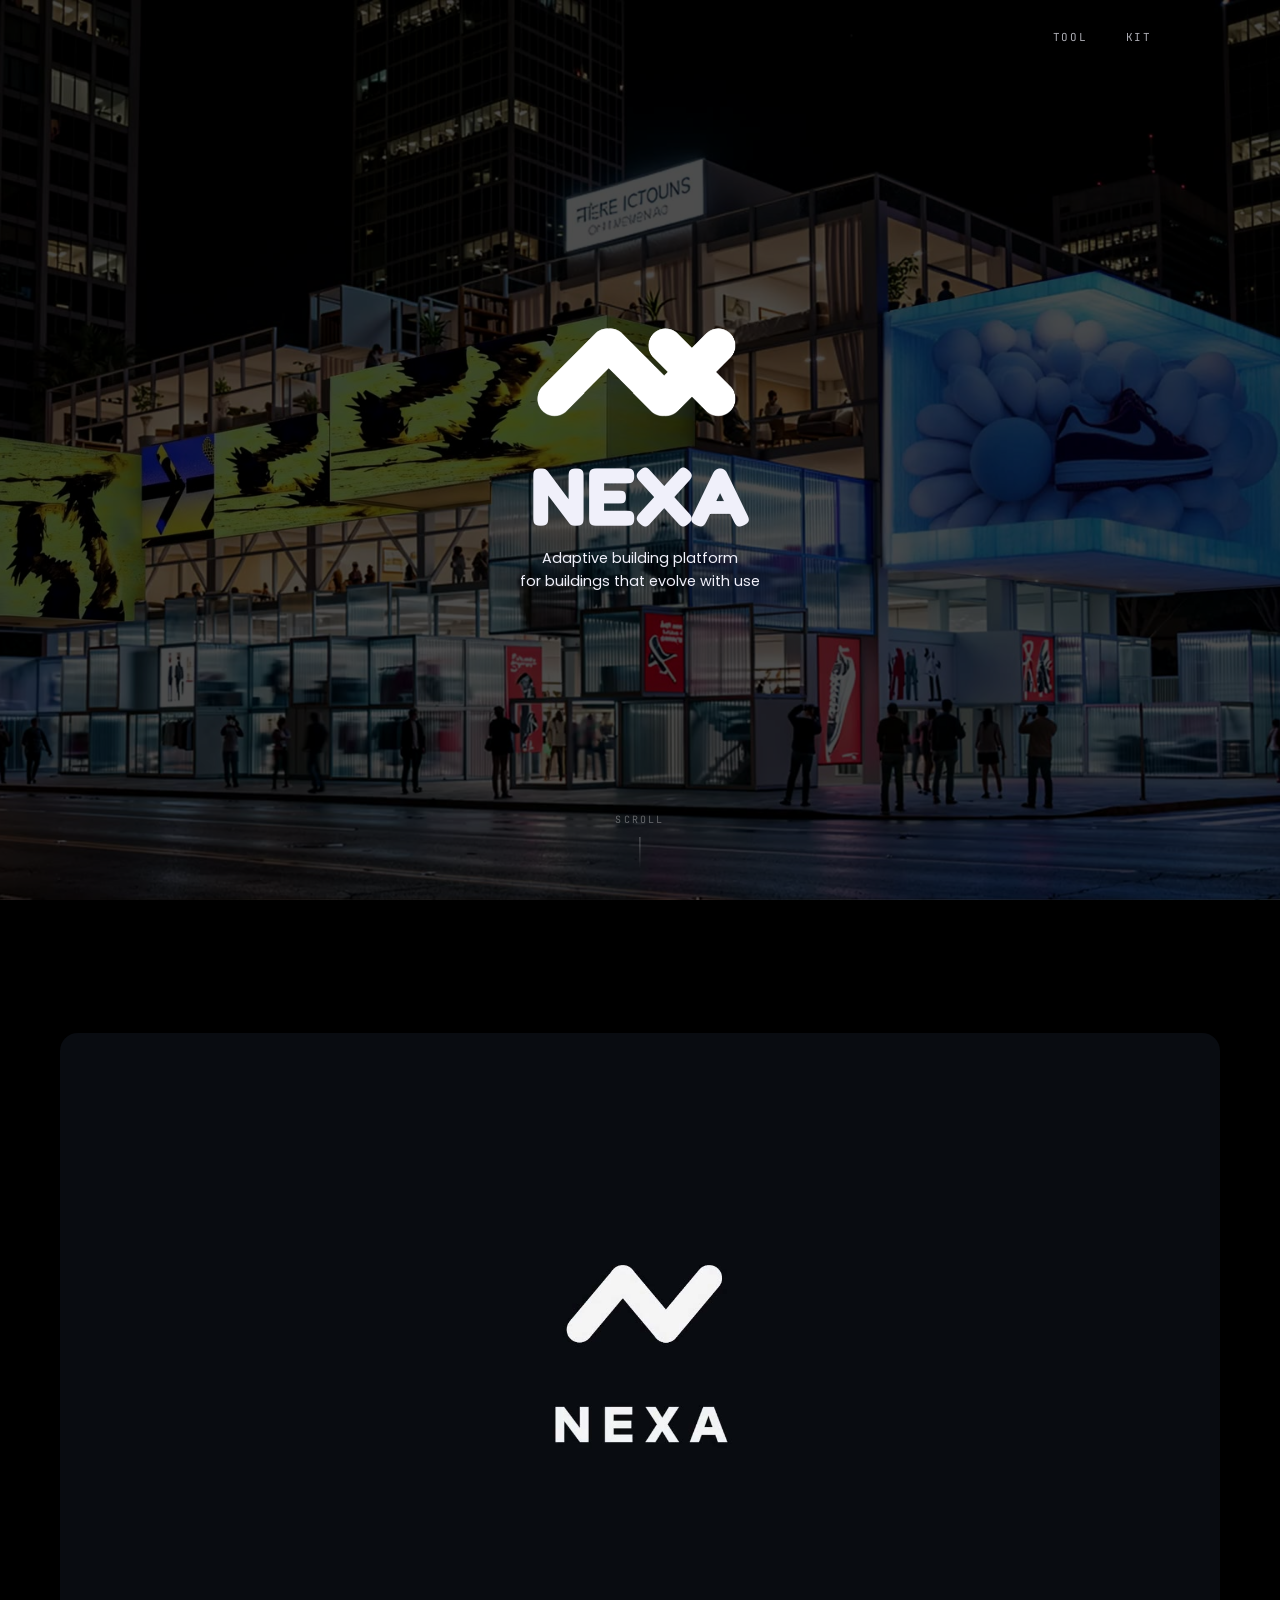
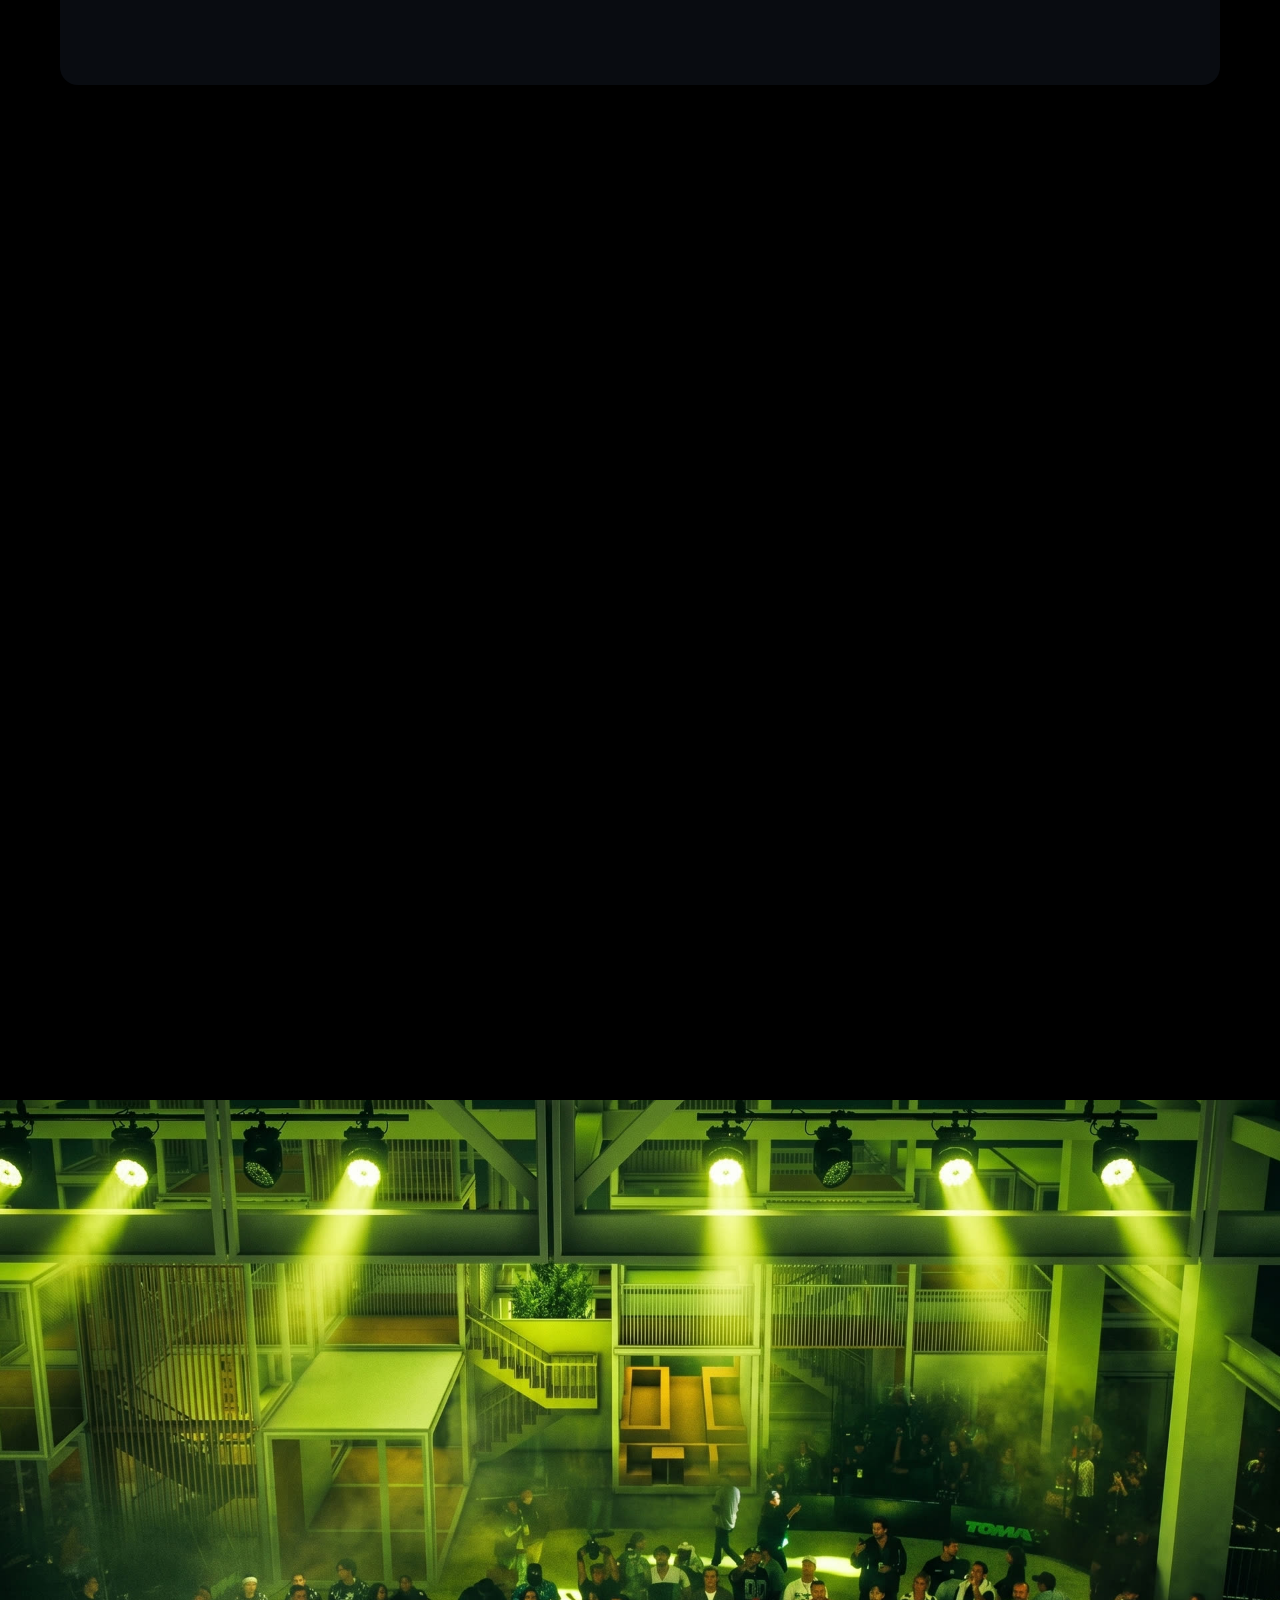
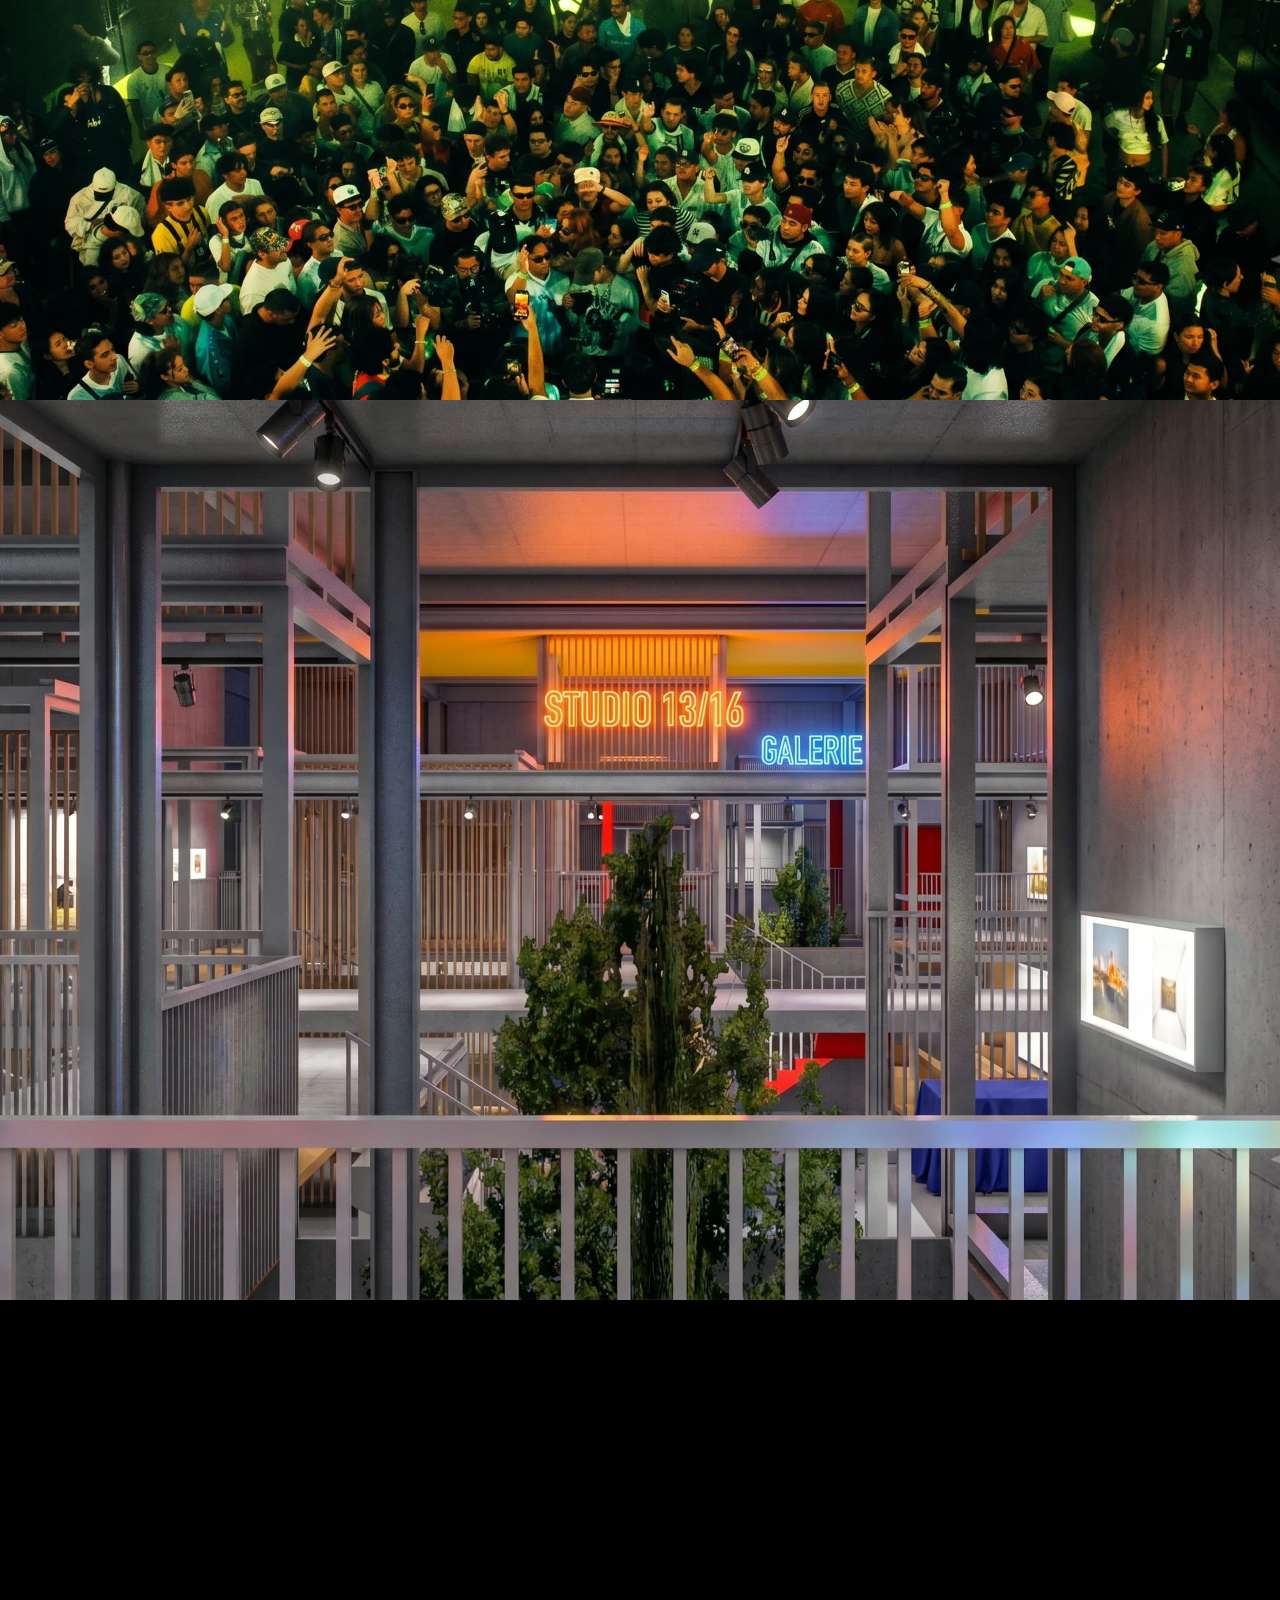
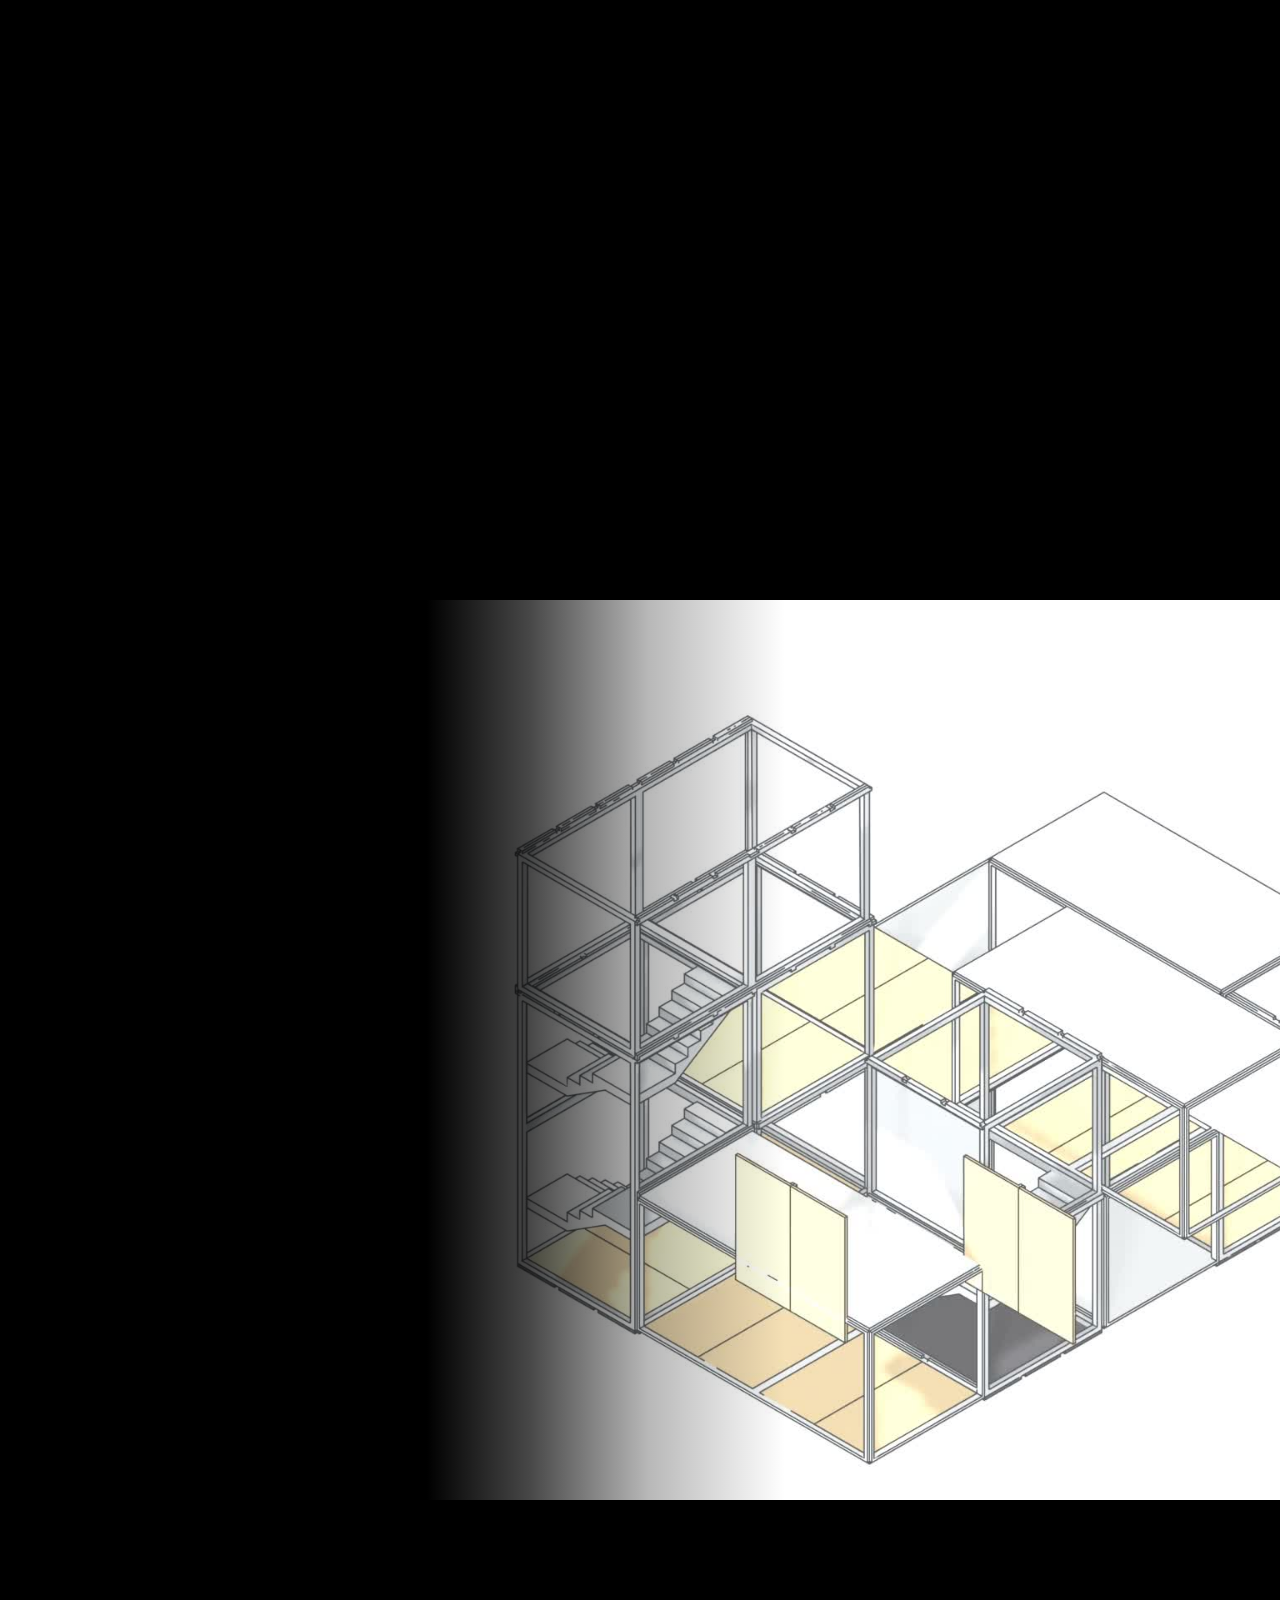
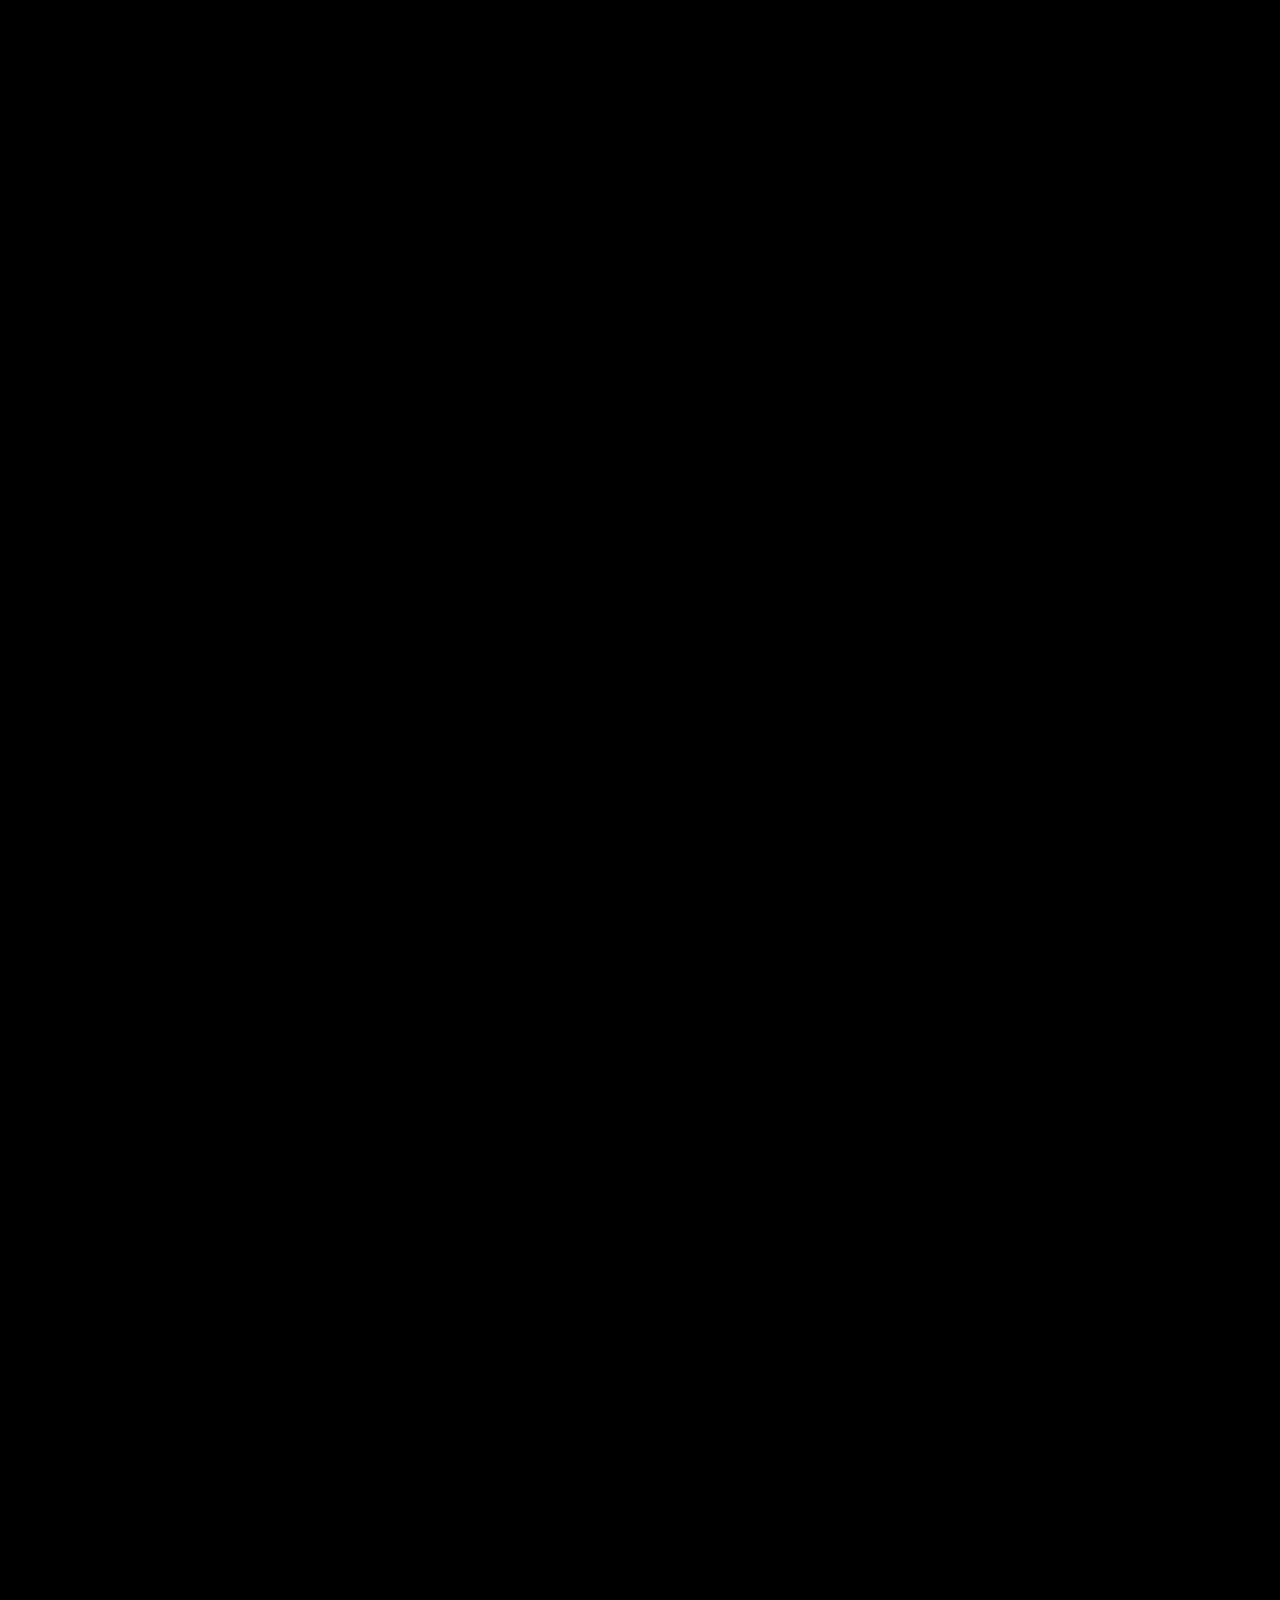
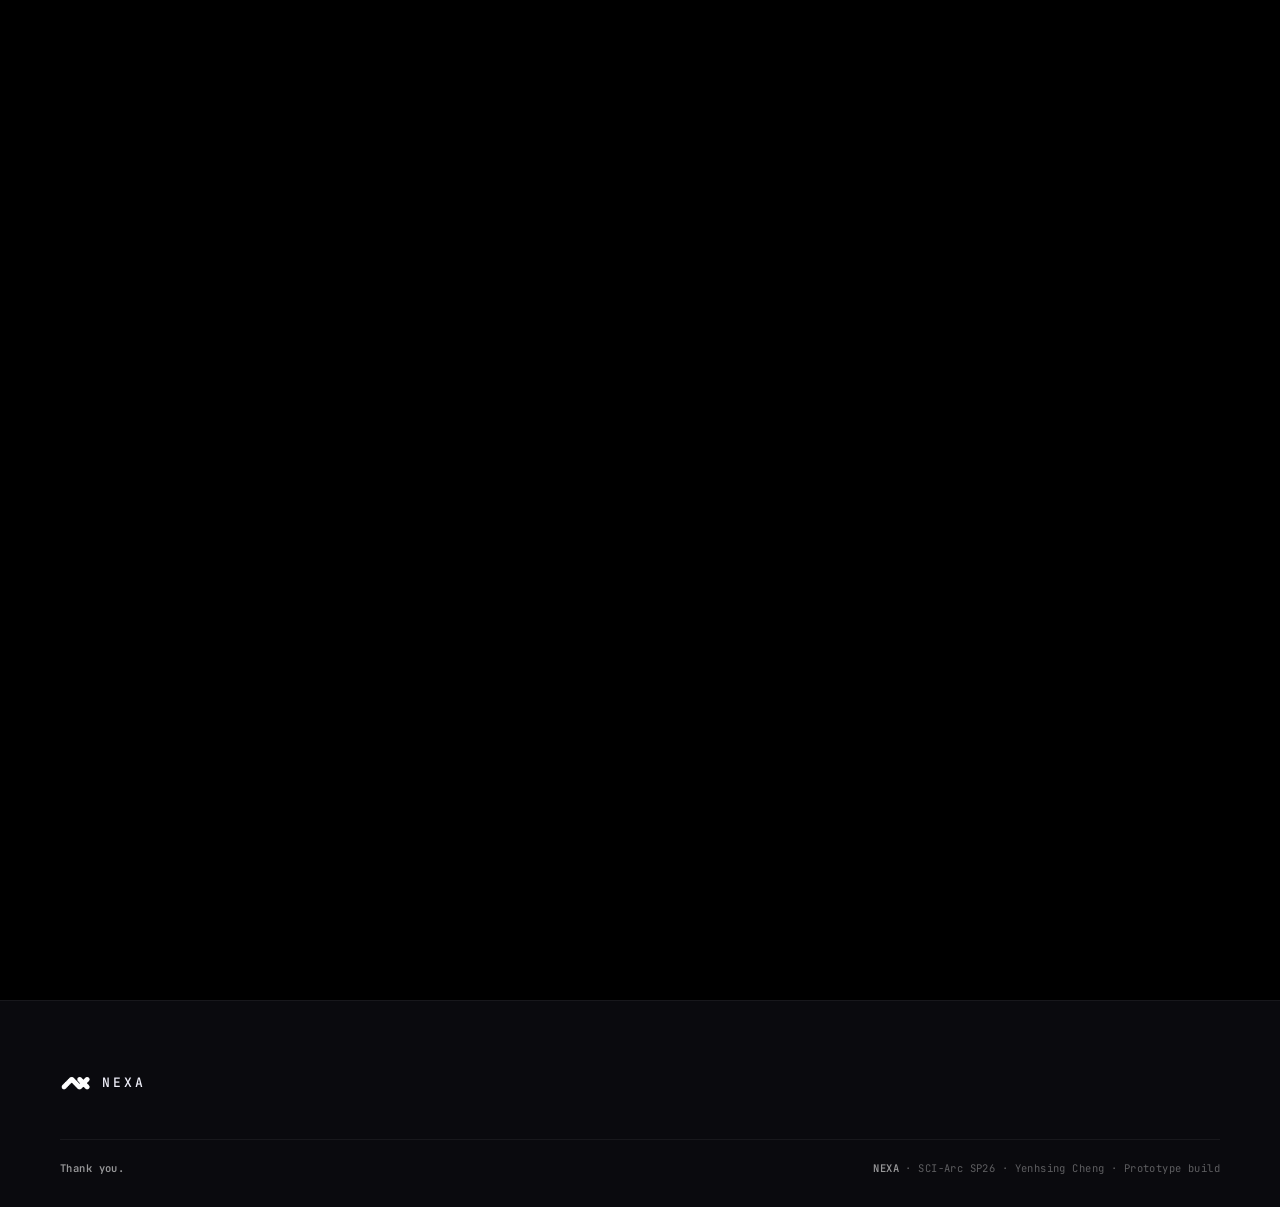
<file: NEXA/index.html>
<!doctype html>
<meta charset="utf-8">
<title>NEXA</title>
<meta http-equiv="refresh" content="0; url=NEXA-site.html">
<link rel="canonical" href="NEXA-site.html">
<p>Redirecting to <a href="NEXA-site.html">NEXA</a>.</p>
</file>
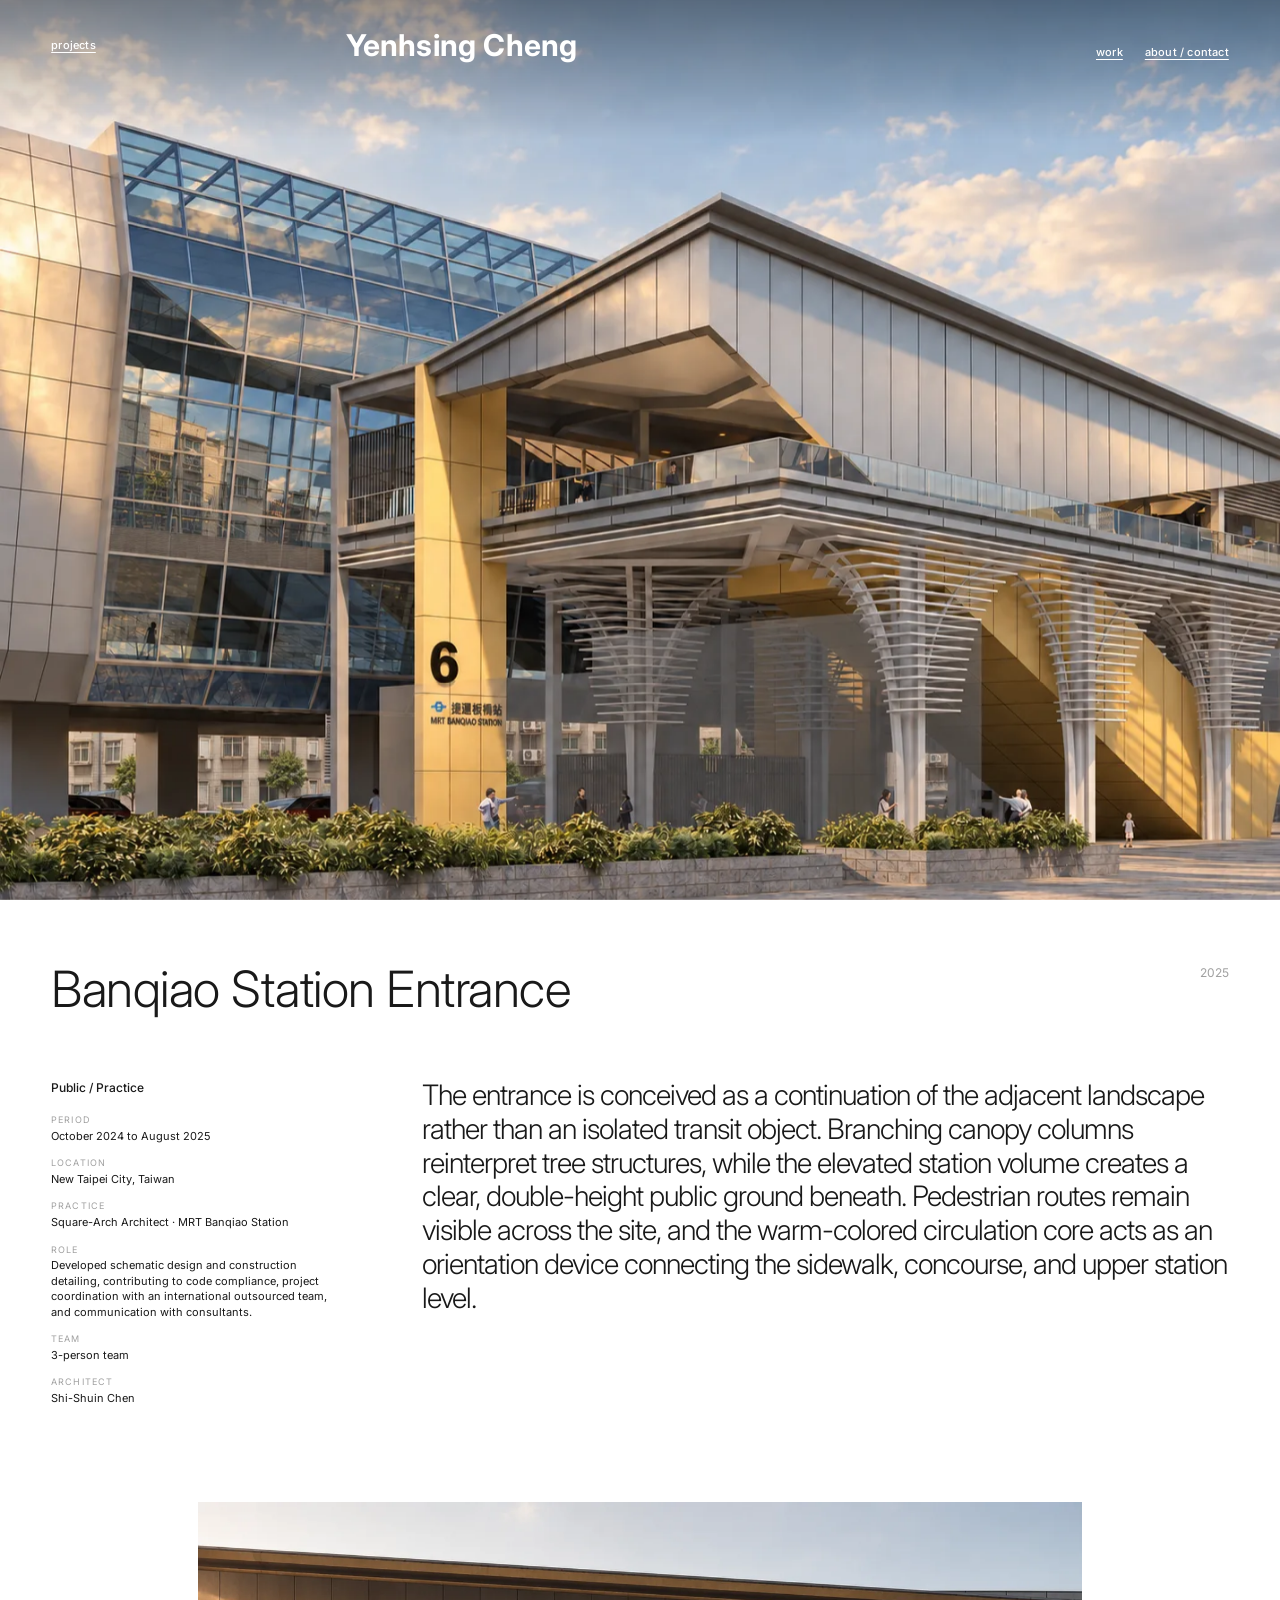
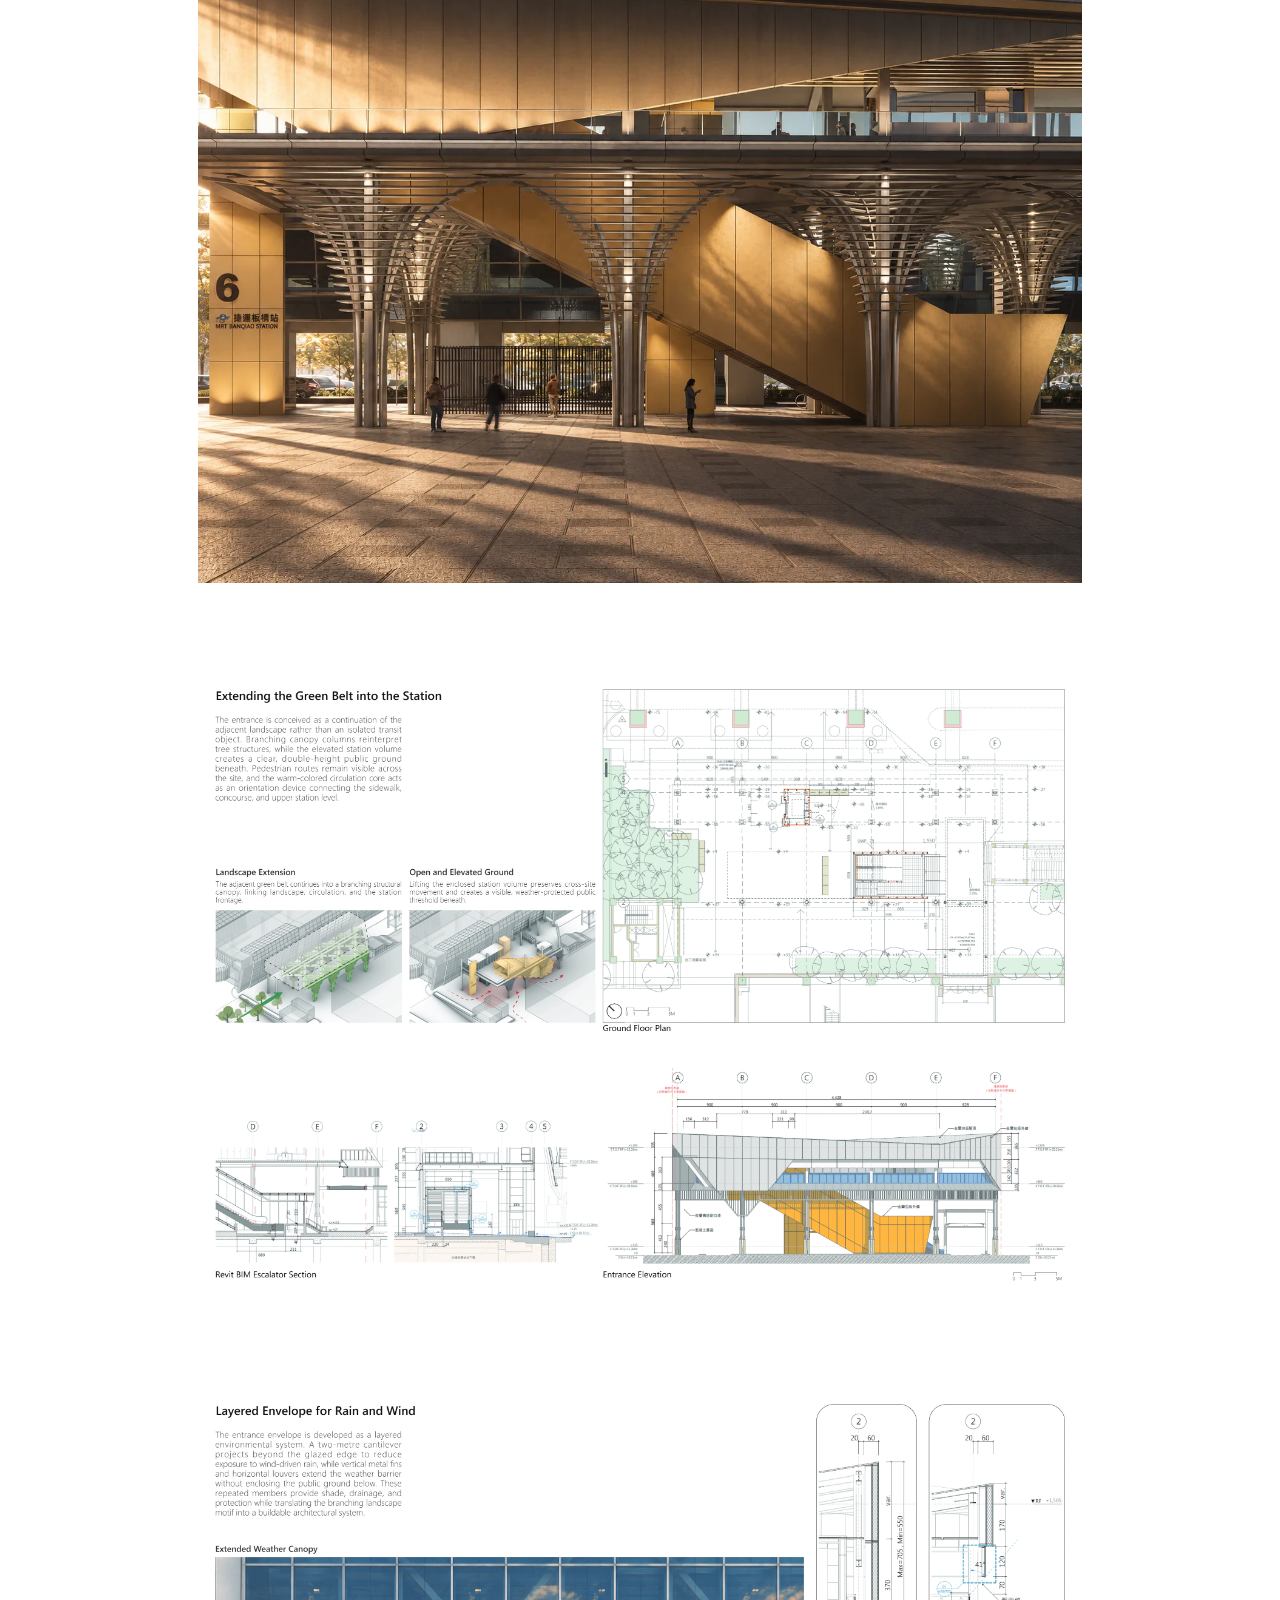
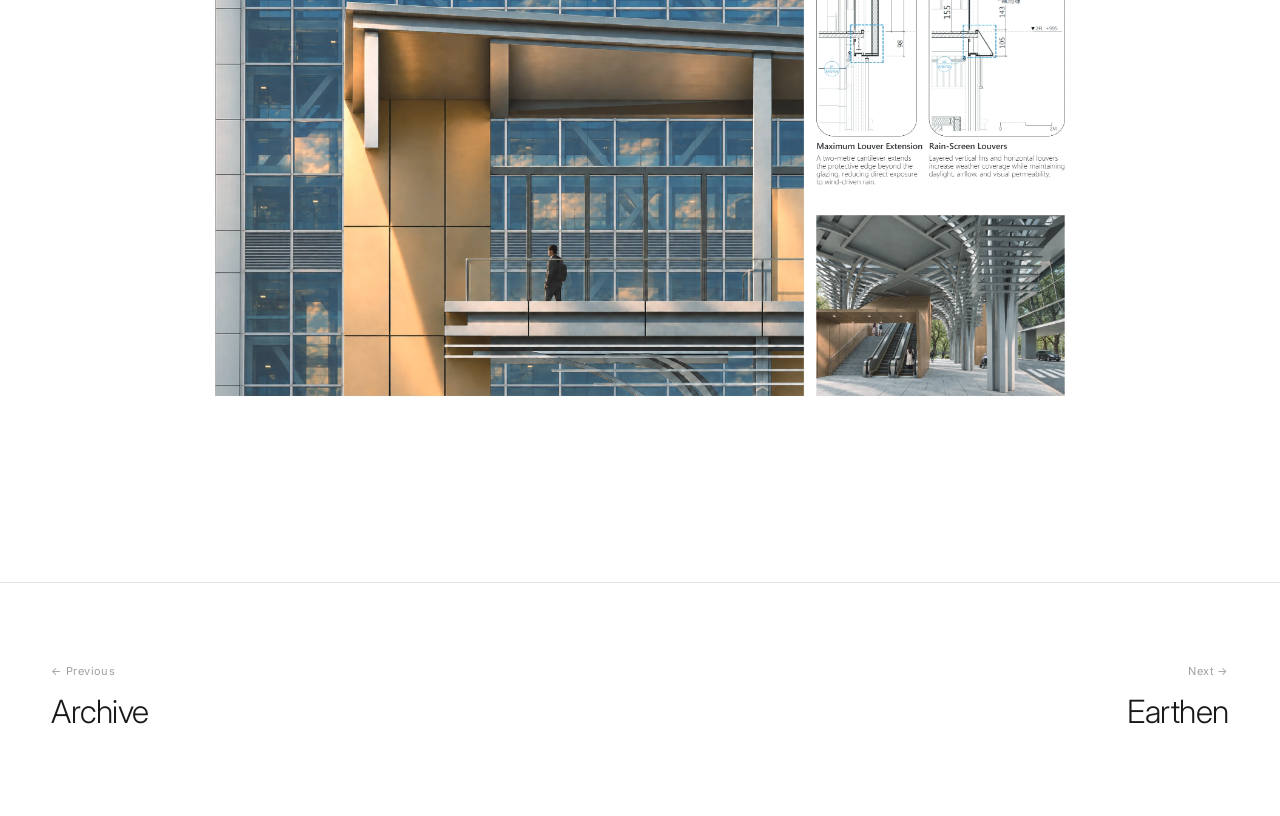
<file: v3-work.html>
<!DOCTYPE html>
<html lang="en">

<head>
  <meta charset="UTF-8" />
  <meta name="viewport" content="width=device-width, initial-scale=1.0" />
  <title>Yenhsing Cheng · Project</title>
  <link rel="icon" href="favicon.svg" type="image/svg+xml" />
  <meta name="description" content="Project case study by Yenhsing Cheng." />
  <link rel="preconnect" href="https://fonts.googleapis.com" />
  <link rel="preconnect" href="https://fonts.gstatic.com" crossorigin />
  <link href="https://fonts.googleapis.com/css2?family=Inter:wght@300;400;500;700&family=Spectral:ital,wght@1,400&display=swap" rel="stylesheet" />
  <link rel="stylesheet" href="v3.css?v=20260917-22" />
</head>

<body>

  <!-- HEADER -->
  <header class="v3head">
    <span class="v3head__label" id="projLabel" role="button" tabindex="0" aria-expanded="false">projects</span>
    <div class="v3head__main">
      <a href="./" class="v3head__logo">Yenhsing Cheng</a>
      <nav class="v3head__nav">
        <a href="./">work</a>
        <a href="./#about">about / contact</a>
      </nav>
    </div>
  </header>

  <main class="case3" id="case"></main>

  <script src="v3.js?v=20260917-10"></script>
  <script>
    (function () {
      const esc = (s) => (s || '').replace(/&/g, '&amp;').replace(/</g, '&lt;')
        .replace(/>/g, '&gt;').replace(/"/g, '&quot;');

      const params = new URLSearchParams(location.search);
      let id = params.get('p');
      if (!PROJECTS_V3[id]) id = ORDER_V3[0];
      const p = PROJECTS_V3[id];
      const caseRoot = document.getElementById('case');
      caseRoot.dataset.project = id;
      document.title = `Yenhsing Cheng · ${p.title}`;

      /* Desktop heroes use 1080p masters; mobile keeps the lighter files.
         A playlist replaces the cover and starts on its first clip. */
      const useHDHero = window.matchMedia('(min-width: 821px)').matches;
      const heroPlaylist = (useHDHero && p.coverPlaylistHD) || p.coverPlaylist;
      const hero = (heroPlaylist && heroPlaylist[0]) ||
        (useHDHero && p.coverHD) || HERO_OVERRIDE_V3[id] || p.cover;
      const site = SITES_V3[id] || '';
      const infoRow = (label, value) => value ? `
        <div class="case3__info-row">
          <dt>${esc(label)}</dt>
          <dd>${esc(value)}</dd>
        </div>` : '';
      const infoHTML = `
        <dl class="case3__info">
          ${infoRow('Period', p.period || p.year)}
          ${infoRow('Location', site)}
          ${infoRow(p.orgLabel || 'Studio', p.client)}
          ${infoRow('Role', p.role)}
          ${infoRow('Team', p.team)}
          ${infoRow('Advisor', p.advisor)}
          ${infoRow('Architect', p.architect)}
          ${infoRow('Software & Tool', p.tools)}
          ${infoRow('Award', p.award)}
        </dl>`;

      /* gallery clips normally autoplay muted in the background; a figure marked
         controls:true is a full film instead, so it waits for the viewer and
         carries a scrub bar (no data-lazyplay, which would force it to play) */
      const mediaOf = (src, alt, controls) => isVidV3(src)
        ? (controls
          ? `<video class="case3__player" src="${src}" poster="${posterForV3(src)}" controls playsinline preload="metadata"></video>`
          : `<video src="${src}" poster="${posterForV3(src)}" muted loop playsinline preload="none" data-lazyplay></video>`)
        : `<img src="${src}" alt="${esc(alt) || esc(p.title)}" loading="lazy">`;
      const figInner = (f) => `<figure class="case3__figure">${mediaOf(f.src, f.cap, f.controls)}</figure>`;
      const figWide = (f) => `<figure class="case3__figure case3__figure--wide reveal">${mediaOf(f.src, f.cap, f.controls)}</figure>`;
      /* portrait video with still photos stacked on its left */
      const figDuo = (f) => `
        <div class="case3__duo${f.even ? ' case3__duo--even' : ''} reveal">
          <div class="case3__duo-left">${f.left.map((l) => figInner(l)).join('')}</div>
          <figure class="case3__figure case3__figure--portrait">${mediaOf(f.src, f.cap, f.controls)}</figure>
        </div>`;

      /* hero */
      const heroHTML = `<div class="case3__hero${p.coverFit === 'contain' ? ' case3__hero--contain' : ''}">${isVidV3(hero)
        ? `<video src="${hero}" poster="${posterForV3(hero)}" muted loop playsinline preload="metadata" data-lazyplay></video>`
        : `<img src="${hero}" alt="${esc(p.title)}, cover">`}</div>`;

      /* title spans the full text block; project info and intro sit below it */
      const metaHTML = `
        <div class="case3__meta">
          <div class="case3__meta-main">
            <h1 class="case3__title">${esc(p.title)}</h1>
            <div class="case3__where">
              <span class="yr">${esc(p.year)}</span>
            </div>
          </div>
          <div class="case3__meta-left">
            <div class="case3__cat">${esc(p.cat)}</div>
            ${infoHTML}
          </div>
          <div class="case3__meta-copy">
            ${p.intro ? `<p class="case3__intro reveal">${esc(p.intro)}</p>` : ''}
          </div>
        </div>`;

      /* Portrait covers keep their full frame in a dedicated hero band; the
         same title / info / intro structure follows on every project page. */
      const topHTML = p.coverPortrait
        ? `
        <div class="case3__vhero">
          <figure>
            <video src="${hero}" poster="${posterForV3(hero)}" muted loop playsinline preload="metadata" data-lazyplay></video>
          </figure>
        </div>${metaHTML}`
        : heroHTML + metaHTML;

      /* essay */
      let essayHTML = '';
      if (p.layout === 'archive') {
        essayHTML = `
          <div class="case3__arch-mockups reveal">${(p.mockups || []).map((m) => `<figure class="case3__figure">${mediaOf(m, p.title)}</figure>`).join('')}</div>
          ${figWide({ src: p.longImg })}`;
      } else {
        const g = p.gallery || [];
        let buf = [];
        const flush = () => {
          for (let i = 0; i < buf.length; i += 2) {
            if (i + 1 < buf.length) essayHTML += `<div class="case3__pair reveal">${figInner(buf[i])}${figInner(buf[i + 1])}</div>`;
            else essayHTML += figWide(buf[i]);
          }
          buf = [];
        };
        g.forEach((f) => {
          if (f.left) { flush(); essayHTML += figDuo(f); }
          else if (f.wide) { flush(); essayHTML += figWide(f); }
          else buf.push(f);
        });
        flush();
      }
      essayHTML = `<section class="case3__essay">${essayHTML}</section>`;

      /* Keep repo-backed projects lean: show the source link without embedding
         the full README beneath the visual case study. */
      let repoHTML = '';
      if (p.repo) {
        repoHTML = `
          <section class="case3__repo" id="repoSec">
            <div class="case3__repo-head">
              <span class="case3__repo-label">Source code</span>
              <a class="case3__repo-link" id="repoLink" href="${esc(p.repo)}" target="_blank" rel="noopener">
                <svg viewBox="0 0 24 24" width="18" height="18" fill="currentColor" aria-hidden="true"><path d="M12 .5C5.73.5.5 5.73.5 12c0 5.08 3.29 9.39 7.86 10.91.58.11.79-.25.79-.56 0-.28-.01-1.02-.02-2-3.2.7-3.88-1.54-3.88-1.54-.52-1.33-1.28-1.68-1.28-1.68-1.05-.72.08-.7.08-.7 1.16.08 1.77 1.19 1.77 1.19 1.03 1.77 2.7 1.26 3.36.96.1-.75.4-1.26.73-1.55-2.55-.29-5.23-1.28-5.23-5.69 0-1.26.45-2.29 1.19-3.1-.12-.29-.52-1.46.11-3.05 0 0 .97-.31 3.18 1.18a11 11 0 0 1 5.79 0c2.21-1.49 3.18-1.18 3.18-1.18.63 1.59.23 2.76.11 3.05.74.81 1.19 1.84 1.19 3.1 0 4.42-2.69 5.4-5.25 5.68.41.36.78 1.06.78 2.14 0 1.54-.01 2.79-.01 3.17 0 .31.21.68.8.56A11.51 11.51 0 0 0 23.5 12C23.5 5.73 18.27.5 12 .5z"/></svg>
                <span id="repoName">${esc(p.repo.replace(/^https?:\/\//, ''))}</span>
              </a>
            </div>
          </section>`;
      }

      /* prev / next */
      const n = ORDER_V3.length;
      const idx = ORDER_V3.indexOf(id);
      const prevId = ORDER_V3[(idx - 1 + n) % n];
      const nextId = ORDER_V3[(idx + 1) % n];
      const navHTML = `
        <nav class="case3__nav">
          <a class="prev" href="v3-work.html?p=${prevId}"><span class="dir">← Previous</span><span class="nm">${esc(PROJECTS_V3[prevId].title)}</span></a>
          <a class="next" href="v3-work.html?p=${nextId}"><span class="dir">Next →</span><span class="nm">${esc(PROJECTS_V3[nextId].title)}</span></a>
        </nav>`;

      caseRoot.innerHTML = topHTML + essayHTML + repoHTML + navHTML;

      /* Horizontal project heroes occupy the same full viewport as the index
         opener; the fixed headliner changes contrast while it overlaps them. */
      const caseHead = document.querySelector('.v3head');
      const caseHero = caseRoot.querySelector('.case3__hero');
      const syncCaseHeroHeader = () => {
        if (!caseHero) {
          caseHead.classList.remove('is-over');
          return;
        }
        const rect = caseHero.getBoundingClientRect();
        caseHead.classList.toggle('is-over', rect.top < caseHead.offsetHeight / 2 && rect.bottom > caseHead.offsetHeight);
      };
      syncCaseHeroHeader();
      addEventListener('scroll', syncCaseHeroHeader, { passive: true });
      addEventListener('resize', syncCaseHeroHeader);

      /* portrait tech videos render at natural aspect, right-aligned */
      if (GROUPS_V3.tech.includes(CAT_V3[id])) {
        document.querySelectorAll('#case video').forEach((v) => {
          const mark = () => {
            if (v.videoHeight <= v.videoWidth) return;
            const fig = v.closest('.case3__figure');
            const hero = v.closest('.case3__hero');
            if (fig) fig.classList.add('case3__figure--portrait');
            else if (hero) hero.classList.add('case3__hero--portrait');
          };
          if (v.readyState >= 1) mark();
          else v.addEventListener('loadedmetadata', mark, { once: true });
        });
      }

      /* behaviours, the observer first: resumeHeroVideo must seek AFTER the
         clip-config listener it would otherwise be overwritten by */
      initVideoObserver();
      const resumedAt = resumeHeroVideo(heroPlaylist);
      initCoverPlaylist(heroPlaylist, resumedAt);
      initReveal();
      initProjectsIndex();

      /* keyboard ← → navigation */
      document.addEventListener('keydown', (e) => {
        if (e.key === 'ArrowLeft') location.href = `v3-work.html?p=${prevId}`;
        else if (e.key === 'ArrowRight') location.href = `v3-work.html?p=${nextId}`;
      });

      /* minimal Markdown → HTML, same converter as work.html: headings,
         paragraphs, bold/italic/inline-code, links, images, lists, blockquotes,
         rules, fenced code, and GFM pipe tables. Relative image/link paths
         resolve against the repo's raw/blob host. Deliberately dependency-free. */
      function renderMarkdown(md, rawBase, blobBase, repoUrl) {
        const esc = (s) => s.replace(/&/g, '&amp;').replace(/</g, '&lt;').replace(/>/g, '&gt;');
        const resolveLink = (u) => {
          u = u.trim();
          if (/^(https?:|mailto:)/i.test(u)) return u;
          if (u[0] === '#') return repoUrl + u.toLowerCase();
          return blobBase + u.replace(/^\.?\//, '');
        };
        const resolveImg = (u) => {
          u = u.trim();
          if (/^https?:/i.test(u)) return u;
          return rawBase + u.replace(/^\.?\//, '');
        };
        const inline = (raw) => {
          let t = esc(raw);
          const code = [];
          t = t.replace(/`([^`]+)`/g, (mm, c) => { code.push(c); return '' + (code.length - 1) + ''; });
          t = t.replace(/!\[([^\]]*)\]\(([^)\s]+)[^)]*\)/g, (mm, a, u) => `<img src="${resolveImg(u)}" alt="${a}" loading="lazy">`);
          t = t.replace(/\[([^\]]+)\]\(([^)\s]+)[^)]*\)/g, (mm, txt, u) => `<a href="${resolveLink(u)}" target="_blank" rel="noopener">${txt}</a>`);
          t = t.replace(/\*\*([^*]+)\*\*/g, '<strong>$1</strong>').replace(/__([^_]+)__/g, '<strong>$1</strong>');
          t = t.replace(/(^|[^*])\*([^*\s][^*]*?)\*/g, '$1<em>$2</em>');
          t = t.replace(/(\d+)/g, (mm, i) => `<code>${code[+i]}</code>`);
          return t;
        };
        const cells = (line) => line.trim().replace(/^\|/, '').replace(/\|$/, '').split('|').map((c) => c.trim());
        const isTableSep = (l) => /^\s*\|?[\s:|-]*-[\s:|-]*\|?\s*$/.test(l) && l.indexOf('-') > -1 && l.indexOf('|') > -1;

        const lines = md.replace(/\r\n/g, '\n').split('\n');
        let html = '', i = 0;
        while (i < lines.length) {
          let line = lines[i];
          if (!line.trim()) { i++; continue; }
          const fence = /^\s*(```|~~~)(.*)$/.exec(line);
          if (fence) {
            const mark = fence[1], lang = fence[2].trim();
            const buf = [];
            i++;
            while (i < lines.length && lines[i].indexOf(mark) === -1) { buf.push(lines[i]); i++; }
            i++;
            html += `<pre class="md-code${lang ? ' md-lang-' + lang.replace(/[^a-z0-9]/gi, '') : ''}"><code>${esc(buf.join('\n'))}</code></pre>`;
            continue;
          }
          if (/^\s*([-*_])(\s*\1){2,}\s*$/.test(line)) { html += '<hr>'; i++; continue; }
          const h = /^(#{1,6})\s+(.*)$/.exec(line);
          if (h) { const n = h[1].length; html += `<h${n}>${inline(h[2].replace(/\s+#+\s*$/, ''))}</h${n}>`; i++; continue; }
          if (line.indexOf('|') > -1 && i + 1 < lines.length && isTableSep(lines[i + 1])) {
            const head = cells(line);
            i += 2;
            const rows = [];
            while (i < lines.length && lines[i].trim() && lines[i].indexOf('|') > -1) { rows.push(cells(lines[i])); i++; }
            const hasHead = head.some((c) => c !== '');
            html += '<div class="md-table-wrap"><table>';
            if (hasHead) html += '<thead><tr>' + head.map((c) => `<th>${inline(c)}</th>`).join('') + '</tr></thead>';
            html += '<tbody>' + rows.map((r) => '<tr>' + r.map((c) => `<td>${inline(c)}</td>`).join('') + '</tr>').join('') + '</tbody>';
            html += '</table></div>';
            continue;
          }
          if (/^\s*>/.test(line)) {
            const buf = [];
            while (i < lines.length && /^\s*>/.test(lines[i])) { buf.push(lines[i].replace(/^\s*>\s?/, '')); i++; }
            html += `<blockquote>${inline(buf.join(' ').trim())}</blockquote>`;
            continue;
          }
          if (/^\s*[-*+]\s+/.test(line)) {
            const buf = [];
            while (i < lines.length && /^\s*[-*+]\s+/.test(lines[i])) { buf.push(lines[i].replace(/^\s*[-*+]\s+/, '')); i++; }
            html += '<ul>' + buf.map((t) => `<li>${inline(t)}</li>`).join('') + '</ul>';
            continue;
          }
          if (/^\s*\d+\.\s+/.test(line)) {
            const buf = [];
            while (i < lines.length && /^\s*\d+\.\s+/.test(lines[i])) { buf.push(lines[i].replace(/^\s*\d+\.\s+/, '')); i++; }
            html += '<ol>' + buf.map((t) => `<li>${inline(t)}</li>`).join('') + '</ol>';
            continue;
          }
          const buf = [];
          while (i < lines.length && lines[i].trim()
            && !/^\s*(```|~~~|#{1,6}\s|>|[-*+]\s|\d+\.\s)/.test(lines[i])
            && !/^\s*([-*_])(\s*\1){2,}\s*$/.test(lines[i])
            && !(lines[i].indexOf('|') > -1 && i + 1 < lines.length && isTableSep(lines[i + 1]))) {
            buf.push(lines[i]); i++;
          }
          html += `<p>${inline(buf.join('\n')).replace(/\n/g, '<br>')}</p>`;
        }
        return html;
      }
    })();
  </script>
</body>

</html>
</file>
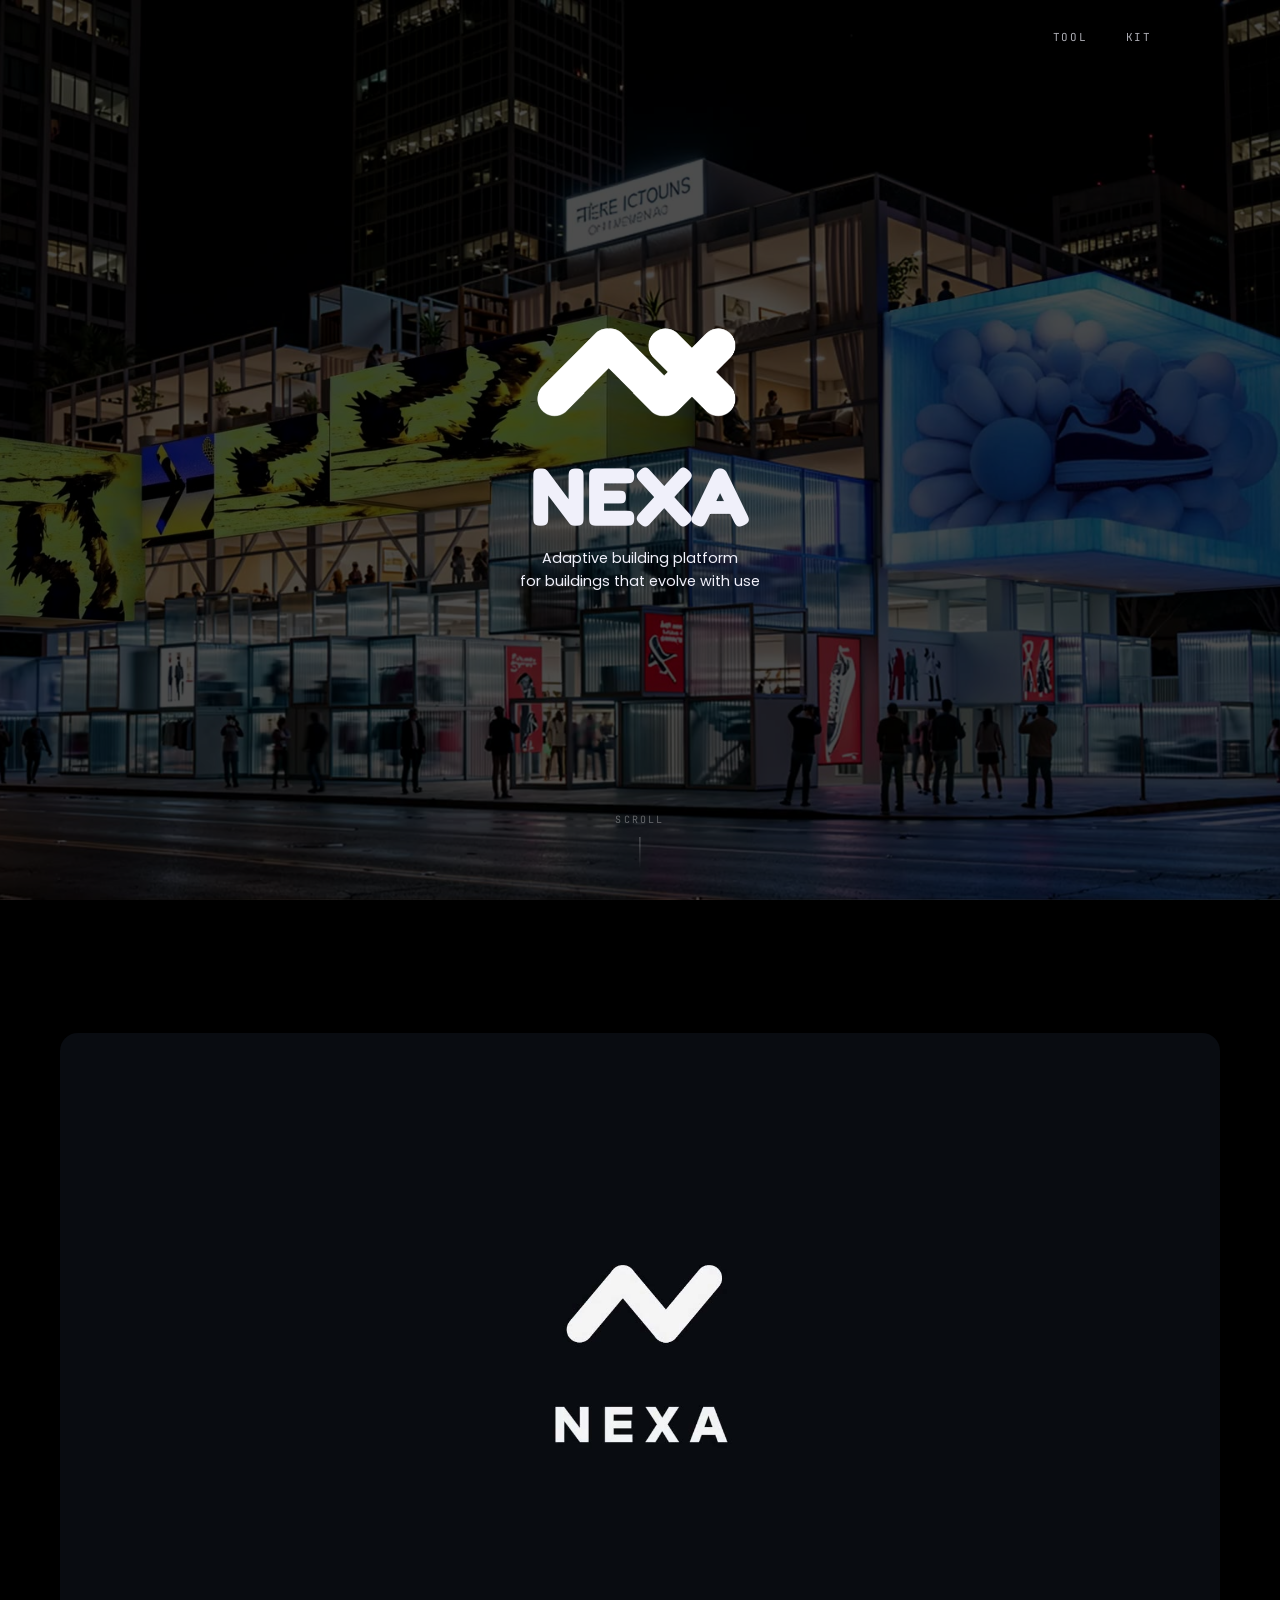
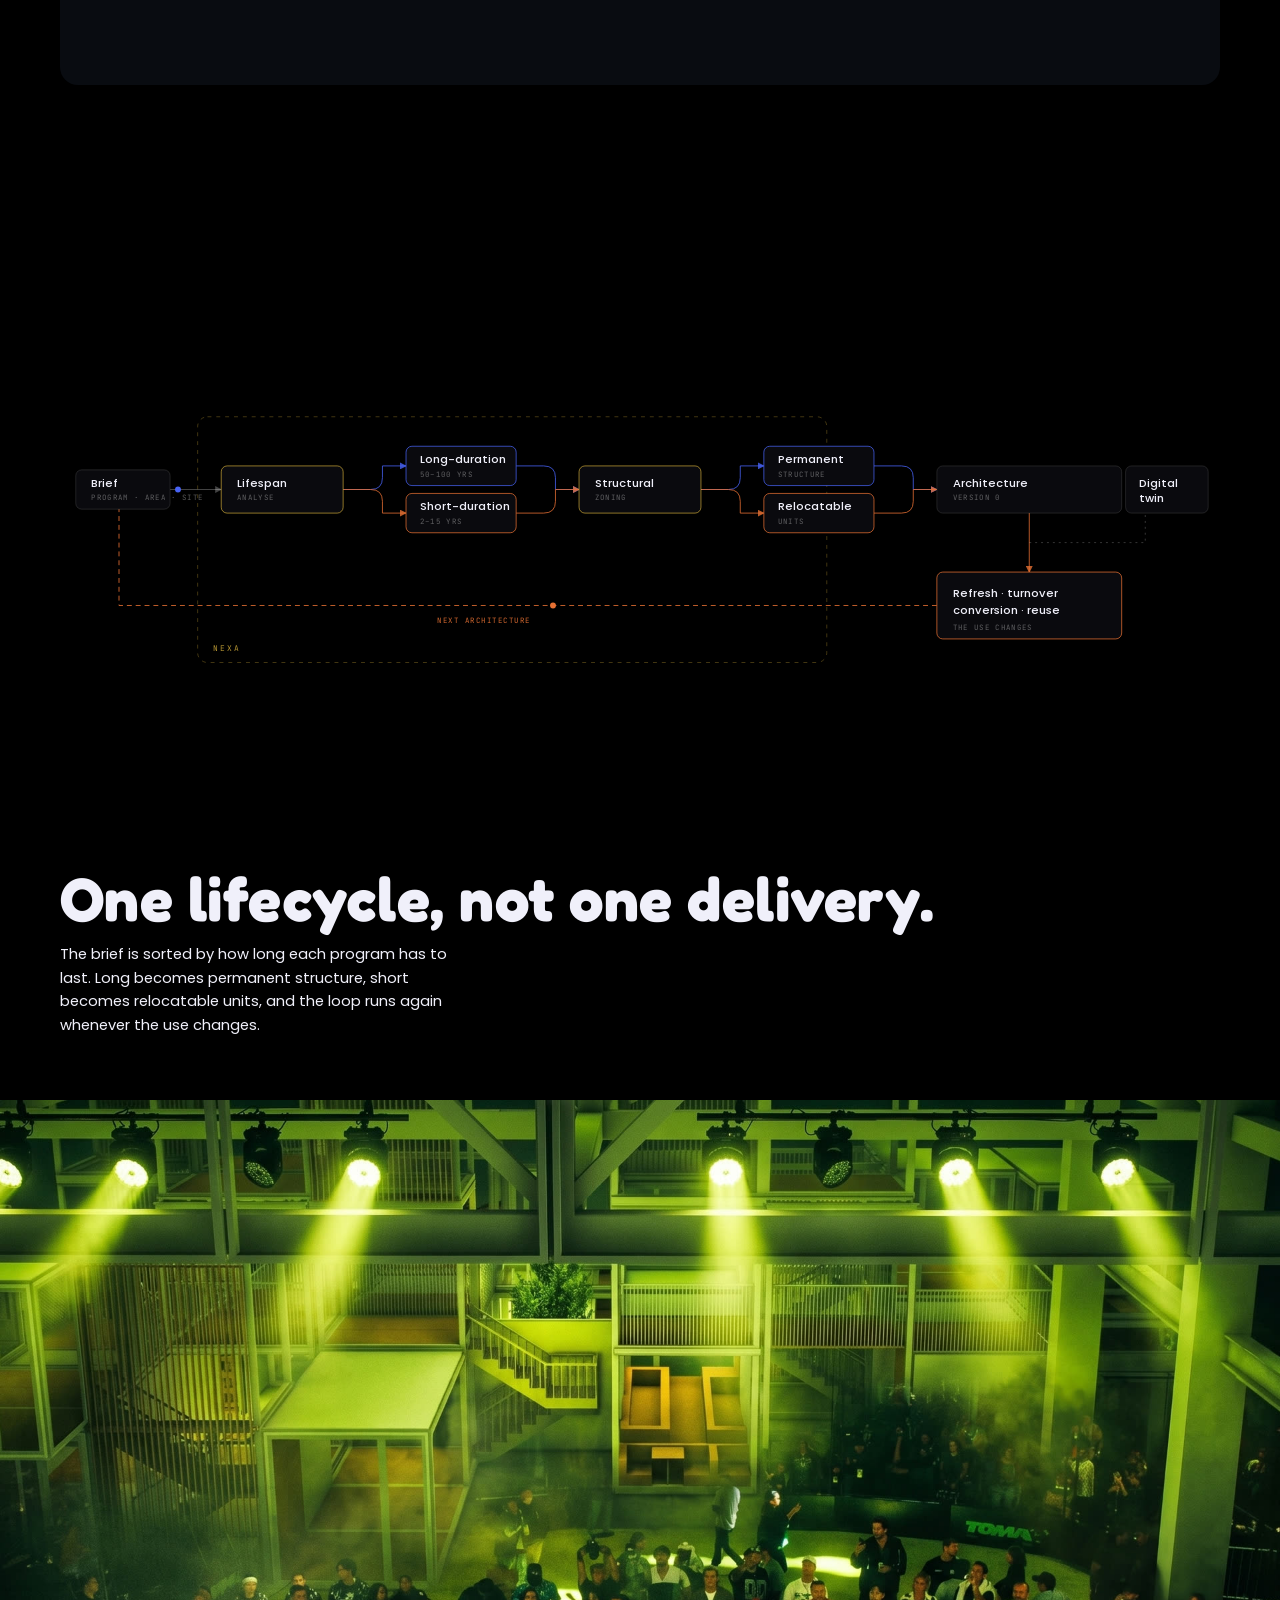
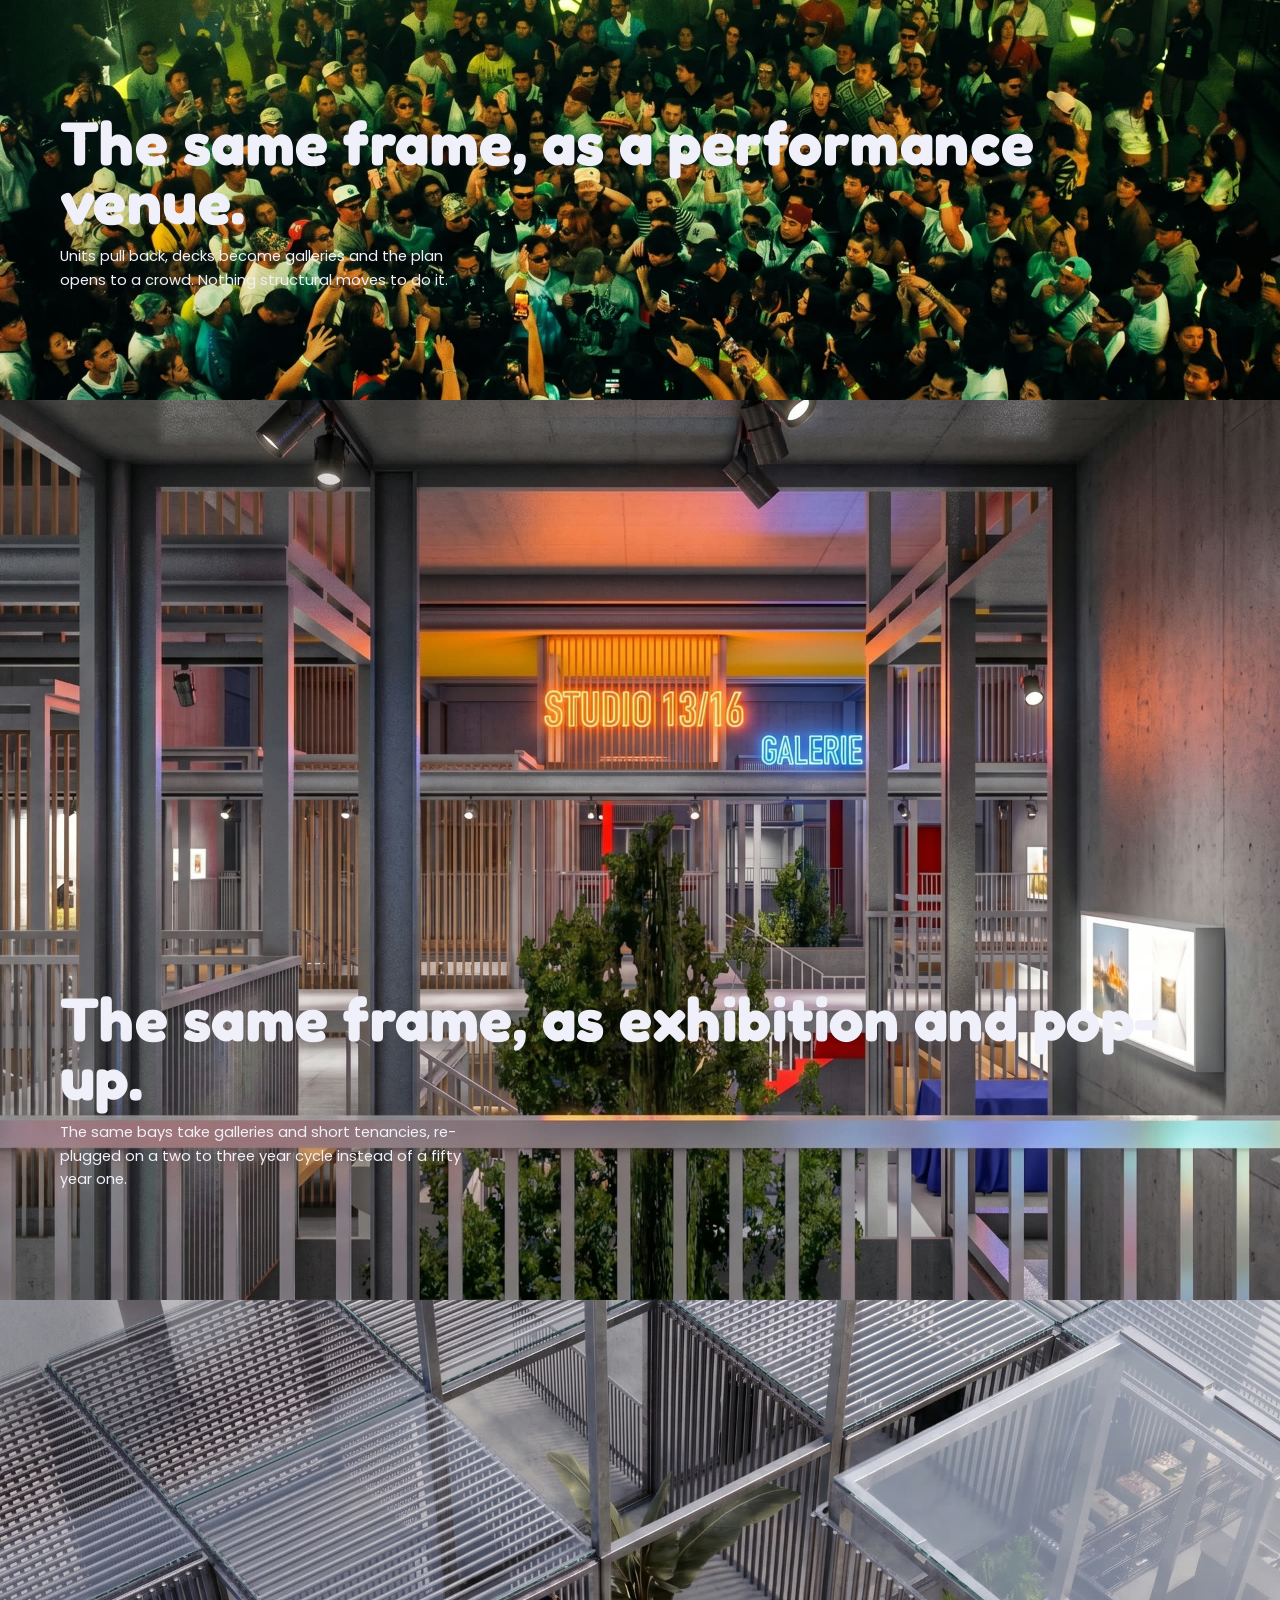
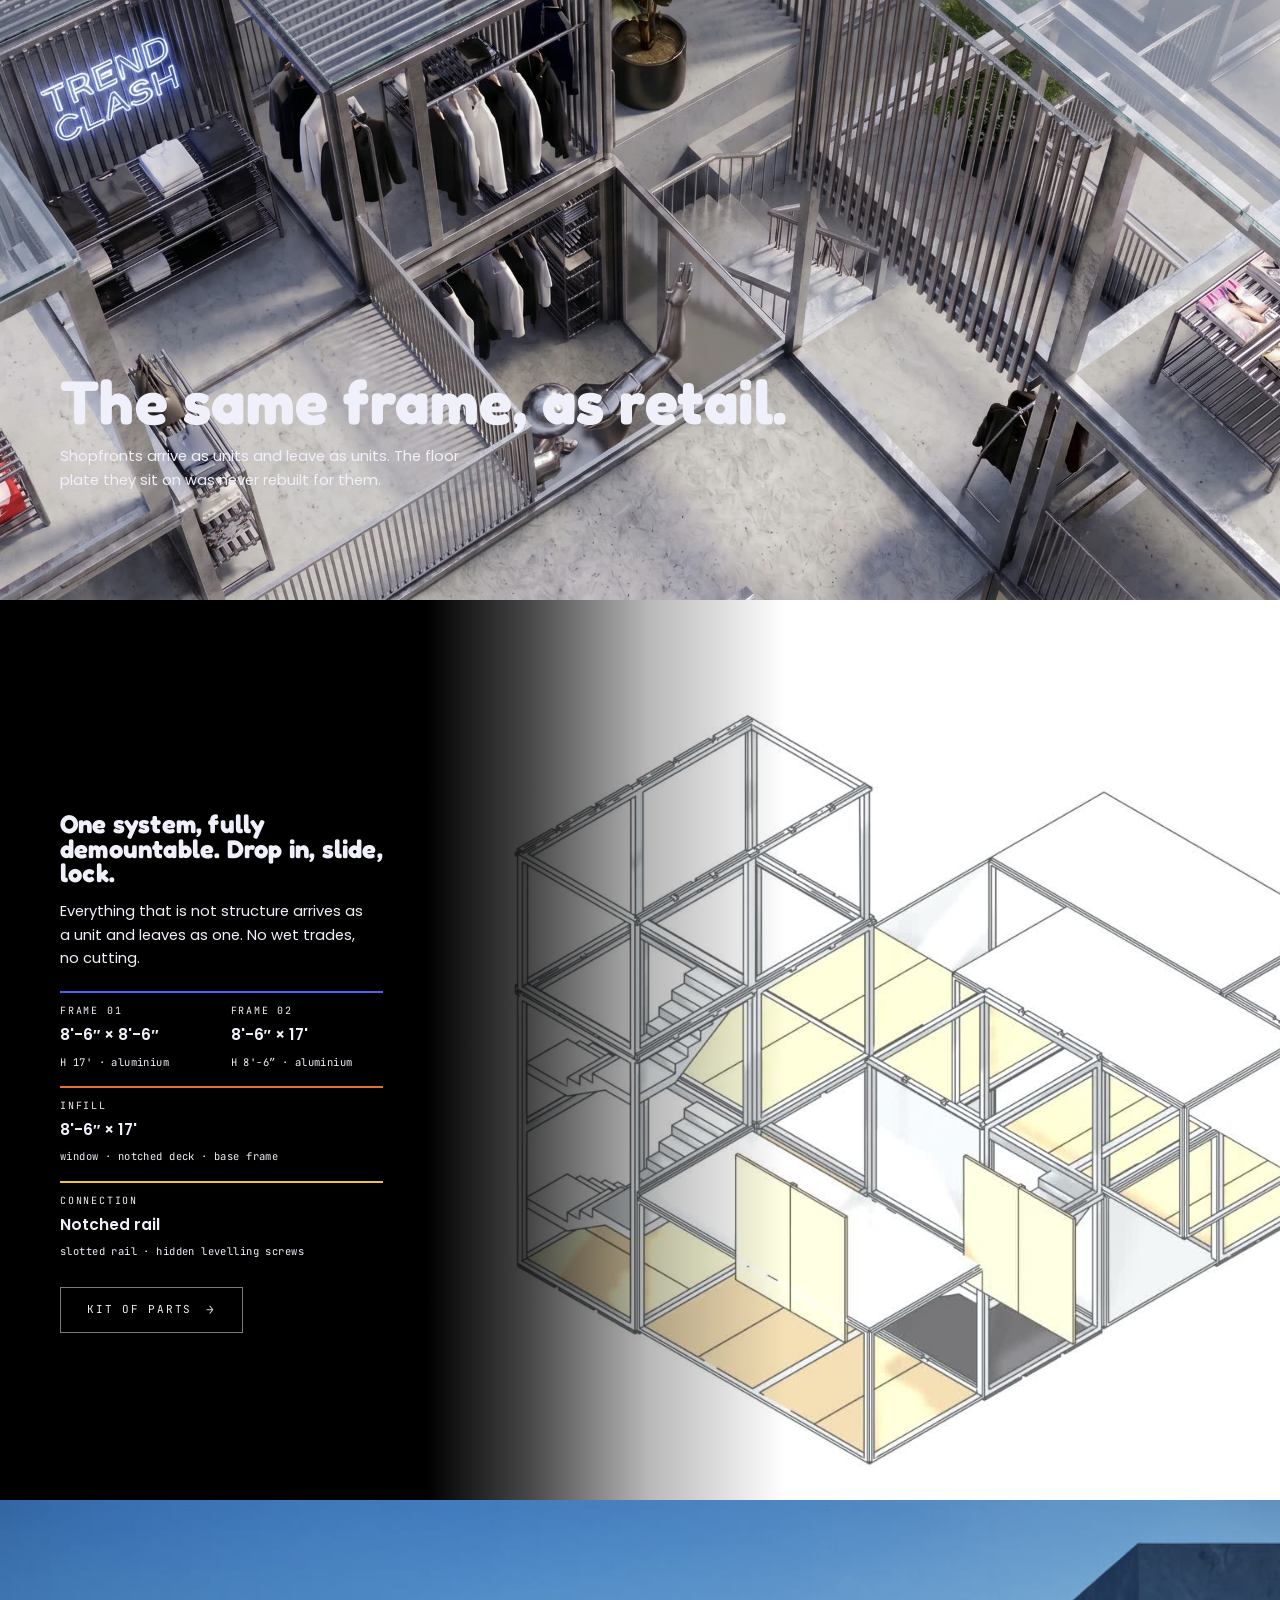
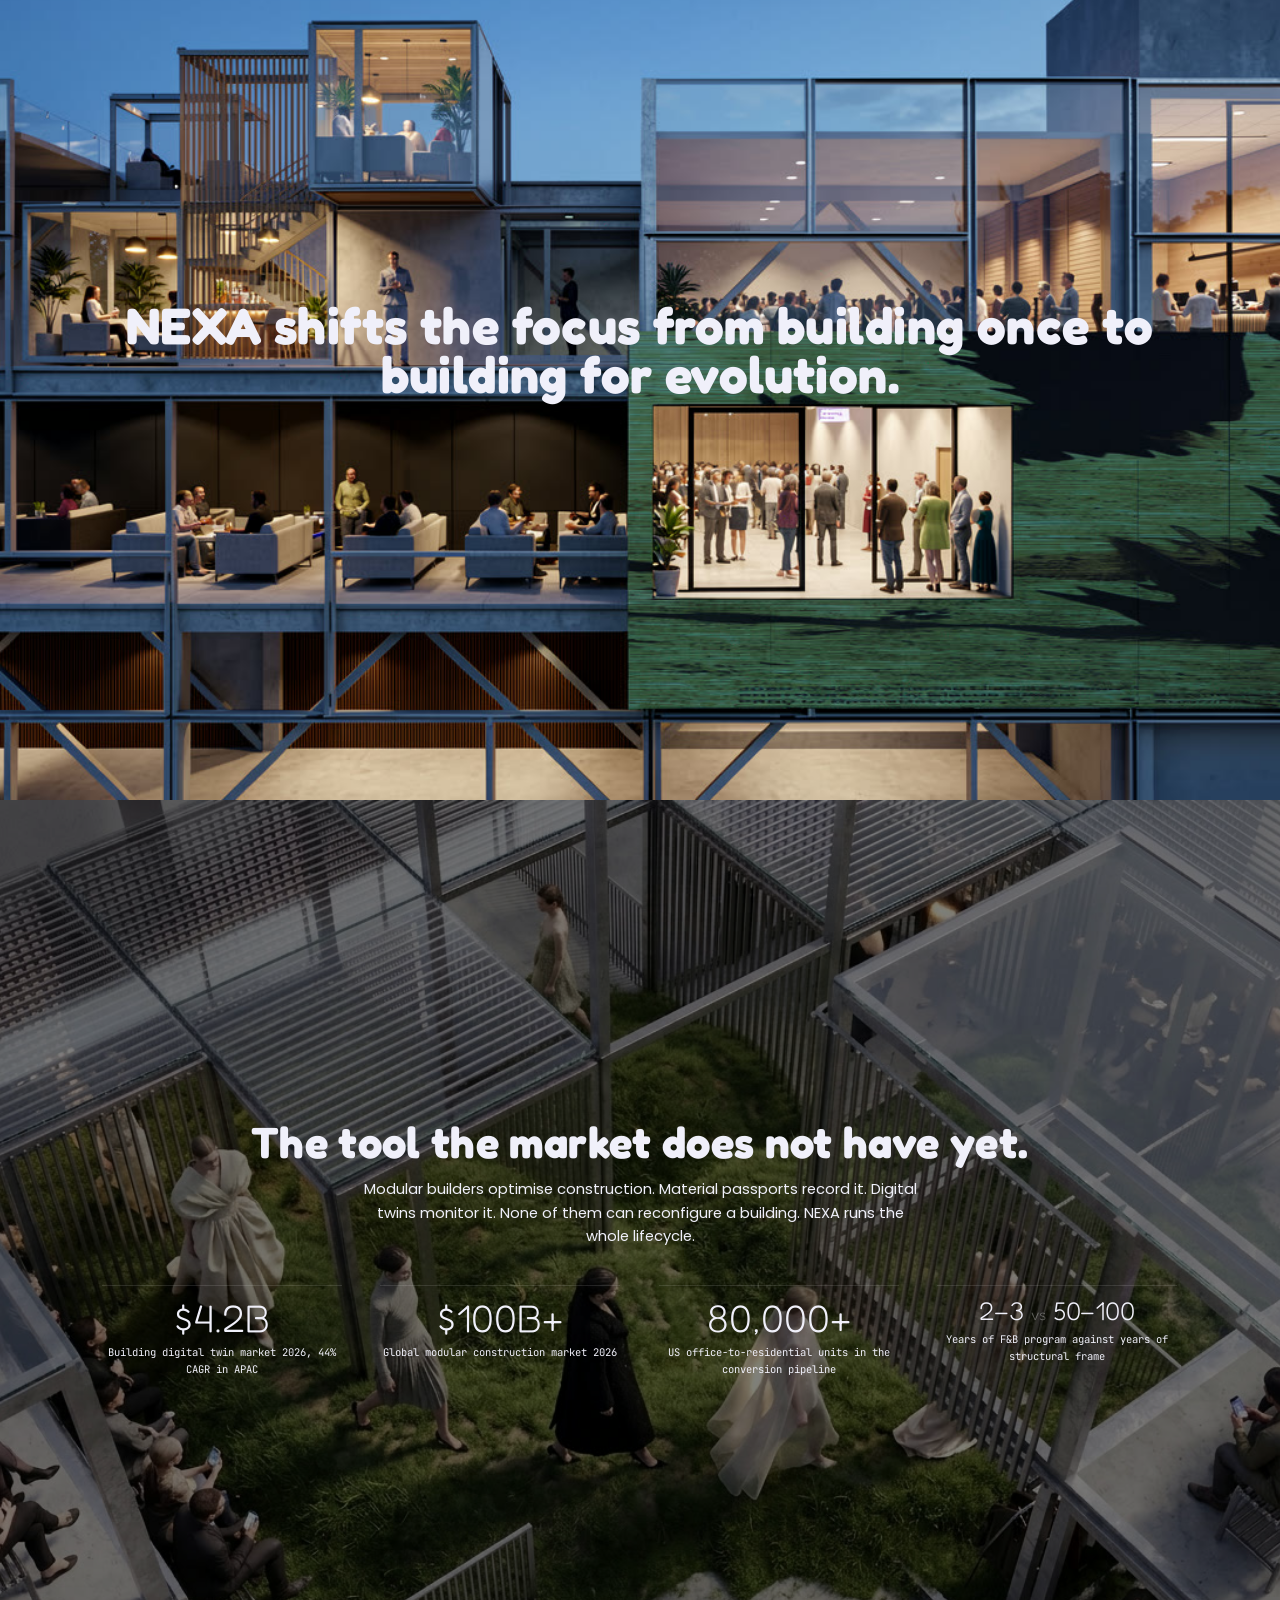
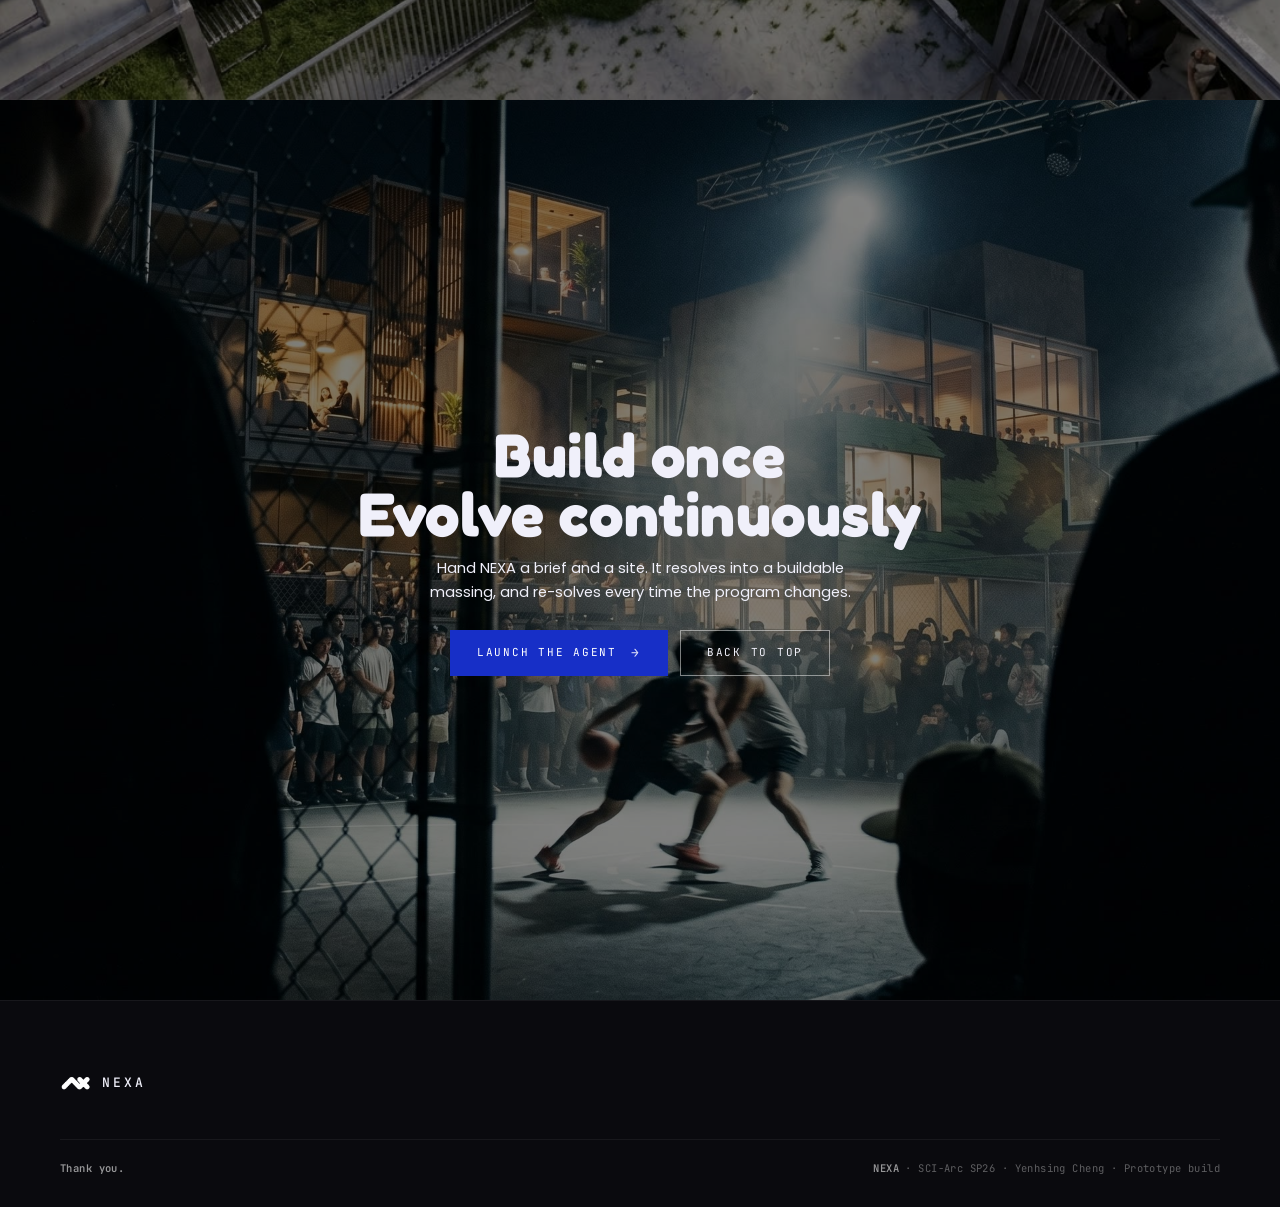
<file: NEXA/NEXA-site.html>
<!DOCTYPE html>
<html lang="en">

<head>
  <meta charset="UTF-8" />
  <meta name="viewport" content="width=device-width, initial-scale=1.0" />
  <title>NEXA · Program Distribution Agent</title>
  <!-- A square file on purpose. The tab slot is square and the browser stretches whatever it is
       given to fill it, so the 437x246 logo came out squeezed narrow and tall. This is the same
       mark set at 84% width inside a 128px transparent square, so it lands in the tab whole. -->
  <link rel="icon" type="image/png" href="NEXA/NEXA-favicon.png" />
  <link rel="preconnect" href="https://fonts.googleapis.com">
  <link rel="preconnect" href="https://fonts.gstatic.com" crossorigin>
  <!-- Title = Momo Trust Display, Body = FF Mark. Neither is a Google/webfont; if the .otf/.woff are added to the
       project they can be @font-face self-hosted. Until then the stacks fall back to the closest free faces:
       Fredoka (rounded geometric ≈ Momo Trust Display) and Poppins (geometric ≈ FF Mark / Mark Pro). -->
  <link href="https://fonts.googleapis.com/css2?family=Fredoka:wght@400;500;600;700&family=JetBrains+Mono:wght@300;400;500&family=Poppins:ital,wght@0,300;0,400;0,500;0,600;0,700;1,400;1,600&display=swap" rel="stylesheet">

  <style>
    * { margin: 0; padding: 0; box-sizing: border-box; }

    :root {
      /* dark theme */
      --bg: #000000;
      --bg-2: #0A0A0E;
      --bg-3: #171A25;
      --text: #F0F0FA;
      --text-mid: rgba(245, 245, 245, 0.60);
      --text-lo: rgba(245, 245, 245, 0.36);
      --line: rgba(245, 245, 245, 0.12);
      --line-2: rgba(245, 245, 245, 0.06);
      --blue: #172FC7;
      --blue-lite: #4863F5;
      --orange: #E67033;
      --yellow: #EEC341;
      /* Title = Momo Trust Display, Body = FF Mark. The real files are not in the project and the copy of
         "FF Mark" installed on this machine is an OBLIQUE style — naming it first slants all body text — so
         Poppins (closest free upright match) leads. Drop a real FF Mark .woff2 in and @font-face it to reclaim
         the true face, then move 'FF Mark' to the front. Fredoka stands in for Momo Trust Display (rounded). */
      --font-body: 'Poppins', 'FF Mark', 'Mark Pro', 'Montserrat', Helvetica, Arial, sans-serif;
      --font-display: 'Momo Trust Display', 'Fredoka', 'Poppins', 'Montserrat', sans-serif;
      /* the same mono the wizard runs on, so the site and the tool read as one product */
      --mono: 'JetBrains Mono', ui-monospace, SFMono-Regular, Menlo, monospace;
    }

    html { scroll-behavior: smooth; }
    @media (prefers-reduced-motion: reduce) { html { scroll-behavior: auto; } }

    body {
      background-color: var(--bg);
      color: var(--text);
      font-family: var(--font-body);
      line-height: 1.6;
      -webkit-font-smoothing: antialiased;
      overflow-x: hidden;
    }

    /* SpaceX sets its headings at a line-height BELOW the font size (54 on 60, 76 on 80).
       That tight lock-up is most of what reads as 'engineered' rather than 'designed'. */
    h1, h2, h3, h4, .statement { font-family: var(--font-display); line-height: 0.96; letter-spacing: 0.008em; }
    p { text-wrap: pretty; }

    a { color: var(--blue-lite); text-decoration: none; }

    /* ═══════════════════════════════════════════════════════════════════════
       PANEL DECK
       One section = one viewport = one slide of the midterm deck. Full-bleed
       media behind, copy anchored bottom-left, one action. The page is scrolled
       a panel at a time rather than read as a continuous document.
       ═══════════════════════════════════════════════════════════════════════ */

    html { scroll-snap-type: y mandatory; }
    /* Snapping is only safe while every panel is exactly one viewport tall. The moment a
       panel is allowed to grow past that, a mandatory snap traps the reader inside it, so
       the narrow and short breakpoints below drop back to proximity. */
    @media (max-width: 760px), (max-height: 620px) { html { scroll-snap-type: y proximity; } }
    @media (prefers-reduced-motion: reduce) { html { scroll-snap-type: none; } }

    .panel {
      position: relative;
      height: 100svh;
      min-height: 540px;
      scroll-snap-align: start;
      scroll-snap-stop: always;
      overflow: hidden;
      display: flex;
      align-items: flex-end;
    }

    .panel-media { position: absolute; inset: 0; z-index: 0; }
    .panel-media img,
    .panel-media video { width: 100%; height: 100%; object-fit: cover; display: block; }

    /* No scrim anywhere. The renders are shown at full strength and nothing is laid over them.
       On the night renders the white copy sits straight on the image and reads. On the light
       ones it cannot, and without a scrim the only honest answer is not to overlap at all:
       a `split` panel does not overlap them at all. It is a row: copy on the left half, image
       on the right half at full height. A band across the top left the bottom of the panel
       empty and black, which read as a mistake rather than as space.

       The image column is filled with `cover`. It is the one place cropping is accepted,
       because a half-width column is taller than any of these frames and `contain` would put
       a small picture back in the middle of a large empty half. */
    .panel.split { flex-direction: row; align-items: stretch; }
    /* one third copy, two thirds image */
    .panel.split .panel-media {
      position: relative; inset: auto; order: 2;
      flex: 2 1 66.667%; min-width: 0; overflow: hidden;
    }
    .panel.split .panel-media img,
    .panel.split .panel-media video {
      position: absolute; inset: 0; width: 100%; height: 100%;
      object-fit: cover; object-position: center;
    }
    /* the two halves used to meet on a hard vertical seam. The black runs on into the image
       and fades out across the first third of it, so the panel reads as one frame. */
    .panel.split .panel-media::after {
      content: ''; position: absolute; inset: 0; z-index: 1; pointer-events: none;
      background: linear-gradient(to right, var(--bg) 0%, rgba(0, 0, 0, 0.72) 12%, rgba(0, 0, 0, 0.28) 26%, transparent 42%);
    }
    .panel.split .panel-copy {
      order: 1; flex: 1 1 33.333%; min-width: 0;
      max-width: none; margin: 0;
      display: flex; align-items: center;
      padding: clamp(80px, 12vh, 130px) clamp(24px, 3.4vw, 56px) clamp(40px, 7vh, 80px) clamp(20px, 5vw, 60px);
    }
    .panel.split .panel-copy .wide,
    .panel.split .panel-copy .inner { max-width: none; width: 100%; }
    .panel.split .panel-copy .wide h2.statement { font-size: clamp(1.25rem, 2vw, 1.8rem); }
    .panel.split .panel-copy .wide > p,
    .panel.split .panel-copy .inner > p { max-width: 48ch; }
    /* a third of the frame takes one column, not two */
    .panel.split .stats { grid-template-columns: repeat(2, minmax(0, 1fr)); gap: clamp(10px, 1.2vw, 18px); }
    .panel.split .specs { gap: clamp(10px, 1.4vh, 16px); }
    .panel.split .specs .grp { gap: clamp(10px, 1.4vw, 20px); }
    .panel.split .specs .grp > div { min-width: 96px; }

    /* under a certain width there is no half to give, so it stacks: image first, copy under */
    @media (max-width: 860px) {
      .panel.split { flex-direction: column; }
      .panel.split .panel-media { order: 1; flex: 1 1 auto; min-height: 0; }
      .panel.split .panel-copy {
        order: 2; flex: 0 0 auto; align-items: flex-end;
        padding: clamp(20px, 3vh, 34px) clamp(20px, 5vw, 60px) clamp(40px, 7vh, 80px);
      }
    }

    /* a panel that is only a clip. No copy, so nothing has to be kept legible over it and
       nothing has to be cropped for it: the video sits in the middle of the frame at its own
       aspect, inset far enough that the black around it reads as a mat, corners taken off. */
    .panel.video-only { align-items: center; justify-content: center; }
    .panel.video-only .panel-media {
      position: absolute; inset: 0; z-index: 1;
      display: flex; align-items: center; justify-content: center;
      padding: clamp(56px, 9vh, 110px) clamp(20px, 5vw, 60px) clamp(40px, 7vh, 80px);
    }
    .panel.video-only .panel-media video {
      width: auto; height: auto; max-width: 100%; max-height: 100%;
      object-fit: contain;
      border-radius: clamp(12px, 1.4vw, 24px);
    }

    .panel-copy {
      position: relative; z-index: 3;
      width: 100%; max-width: 1400px; margin: 0 auto;
      padding: 0 clamp(20px, 5vw, 60px) clamp(84px, 12vh, 140px);
    }
    .panel-copy .wide { max-width: 62ch; }
    /* a wide panel carries a data block under its copy, so the headline has to be reined in
       or the whole column grows tall enough to run under the nav bar */
    .panel-copy .wide h2.statement { font-size: clamp(1.7rem, 3.4vw, 2.9rem); }
    .panel-copy .wide > p { max-width: 52ch; }

    .panel h2.statement { font-size: clamp(1.9rem, 4.8vw, 4rem); margin-bottom: clamp(10px, 1.6vh, 18px); }
    .panel-copy p { color: var(--text); font-size: clamp(0.92rem, 1.1vw, 1.04rem); max-width: 46ch; }

    /* ---------- actions ---------- */
    .actions { display: flex; flex-wrap: wrap; gap: 12px; margin-top: clamp(18px, 2.8vh, 32px); }
    .btn {
      display: inline-flex; align-items: center; gap: 14px; font-family: var(--mono);
      font-size: 11px; font-weight: 400; letter-spacing: 0.16em; text-transform: uppercase;
      color: var(--text); border: 1px solid rgba(245, 245, 245, 0.5); background: transparent;
      padding: 13px 26px; white-space: nowrap;
      transition: background 0.25s ease, color 0.25s ease, border-color 0.25s ease;
    }
    .btn::after { content: '→'; font-size: 13px; line-height: 1; opacity: 0.85; transition: transform 0.25s ease; }
    .btn.noarrow::after { content: none; }
    .btn:hover::after { transform: translateX(3px); }
    .btn:hover, .btn:focus-visible { background: var(--text); color: var(--bg); border-color: var(--text); }
    .btn.fill { background: var(--blue); border-color: var(--blue); color: #fff; }
    .btn.fill:hover, .btn.fill:focus-visible { background: var(--blue-lite); border-color: var(--blue-lite); }


    /* ═══════════════════════════════════════════════════════════════════════
       NAV — a bar that stays out of the way, and a menu that takes the screen
       ═══════════════════════════════════════════════════════════════════════ */
    #nav {
      position: fixed; top: 0; left: 0; right: 0; z-index: 60;
      display: flex; align-items: center; justify-content: space-between;
      padding: clamp(16px, 3vh, 28px) clamp(20px, 5vw, 60px);
      pointer-events: none;
    }
    #nav > * { pointer-events: auto; }
    /* No bar and no gradient behind it. On a split panel the right half of the nav crosses a
       bright image, so there the type inverts against whatever is under it instead of being
       given a background to sit on. Only there: `difference` over the green performance render
       turns the links magenta, so the blend is switched on by script, per panel. */
    #nav.blend { mix-blend-mode: difference; }
    #nav .brand { display: flex; align-items: center; gap: 10px; transition: opacity 0.3s ease; }
    /* the cover sets the wordmark large; the bar does not need to say it again right above it */
    #nav.at-cover .brand { opacity: 0; pointer-events: none; }
    #nav .brand img { height: 18px; width: auto; display: block; }
    #nav .brand span { font-family: var(--mono); font-weight: 500; font-size: 13px; letter-spacing: 0.24em; color: var(--text); }
    #nav .right { display: flex; align-items: center; gap: clamp(18px, 3vw, 38px); }
    #nav .quick { display: flex; gap: clamp(18px, 3vw, 38px); }
    #nav .quick a {
      font-family: var(--mono); font-size: 11px; font-weight: 400; letter-spacing: 0.16em; text-transform: uppercase;
      color: var(--text); opacity: 0.72; transition: opacity 0.2s ease;
    }
    #nav .quick a:hover { opacity: 1; }
    /* while inverting, the links go to full strength: a 0.72 white composites to a mid grey
       first, and the difference against a near-white image then lands on a mid grey too */
    #nav.blend .quick a { opacity: 1; }
    @media (max-width: 1000px) { #nav .quick { display: none; } }

    #menu-open {
      display: flex; flex-direction: column; justify-content: center; gap: 5px;
      width: 30px; height: 22px; background: none; border: 0; cursor: pointer; padding: 0;
    }
    #menu-open i { display: block; height: 1.5px; background: var(--text); transition: transform 0.3s ease; }
    #menu-open:hover i:nth-child(2) { transform: scaleX(0.6); transform-origin: left; }

    /* ---------- full-screen menu ---------- */
    #menu {
      position: fixed; inset: 0; z-index: 80;
      background: rgba(10, 11, 18, 0.985);
      backdrop-filter: blur(6px); -webkit-backdrop-filter: blur(6px);
      display: flex; flex-direction: column;
      padding: clamp(16px, 3vh, 28px) clamp(20px, 5vw, 60px) clamp(20px, 3.4vh, 34px);
      opacity: 0; visibility: hidden; transition: opacity 0.35s ease, visibility 0.35s;
      overflow-y: auto;
    }
    #menu.open { opacity: 1; visibility: visible; }
    #menu .menu-top { display: flex; align-items: center; justify-content: space-between; flex: 0 0 auto; }
    #menu .menu-top .brand { display: flex; align-items: center; gap: 10px; }
    #menu .menu-top .brand img { height: 18px; width: auto; }
    #menu .menu-top .brand span { font-family: var(--mono); font-weight: 500; font-size: 13px; letter-spacing: 0.24em; }
    #menu-close { background: none; border: 0; cursor: pointer; padding: 0; width: 30px; height: 22px; position: relative; }
    #menu-close i { position: absolute; left: 0; top: 50%; width: 30px; height: 1.5px; background: var(--text); }
    #menu-close i:first-child { transform: rotate(45deg); }
    #menu-close i:last-child { transform: rotate(-45deg); }

    #menu ol { list-style: none; margin: auto 0; counter-reset: m; max-width: 1400px; width: 100%; }
    #menu ol li { counter-increment: m; border-top: 1px solid var(--line-2); }
    #menu ol li:last-child { border-bottom: 1px solid var(--line-2); }
    #menu ol a {
      display: flex; align-items: baseline; gap: clamp(14px, 2.6vw, 34px);
      padding: clamp(5px, 1.1vh, 12px) 0;
      color: var(--text); text-transform: uppercase;
      font-family: var(--font-display); font-weight: 100; letter-spacing: -0.005em;
      font-size: clamp(1.1rem, 2.6vw, 2rem); line-height: 1.1;
      opacity: 0.6; transition: opacity 0.22s ease, padding-left 0.28s cubic-bezier(.16,1,.3,1);
    }
    #menu ol a:hover, #menu ol a:focus-visible { opacity: 1; padding-left: clamp(8px, 1.6vw, 20px); }
    #menu ol a::before {
      content: counter(m, decimal-leading-zero);
      font-family: var(--mono); font-size: 11px; font-weight: 400;
      letter-spacing: 0.16em; color: var(--text-lo); flex: 0 0 auto;
    }
    #menu .menu-foot {
      display: flex; flex-wrap: wrap; align-items: center; justify-content: space-between; gap: 16px;
      max-width: 1400px; width: 100%; flex: 0 0 auto;
    }
    #menu .menu-foot p { font-family: var(--mono); font-size: 10.5px; letter-spacing: 0.14em; text-transform: uppercase; color: var(--text-lo); }

    /* ---------- scroll hint, hero only ---------- */
    .scroll-hint {
      position: absolute; z-index: 3; left: 50%; transform: translateX(-50%);
      bottom: clamp(20px, 3.4vh, 36px);
      display: flex; flex-direction: column; align-items: center; gap: 9px;
      font-family: var(--mono); font-size: 10px; letter-spacing: 0.22em; text-transform: uppercase; color: var(--text-lo);
    }
    .scroll-hint span { display: block; width: 1px; height: 32px; background: linear-gradient(to bottom, var(--text-lo), transparent); }
    @media (prefers-reduced-motion: no-preference) {
      .scroll-hint span { animation: hint 2.2s cubic-bezier(.6,0,.4,1) infinite; transform-origin: top; }
      @keyframes hint { 0% { transform: scaleY(0); } 45% { transform: scaleY(1); } 100% { transform: scaleY(1); opacity: 0; } }
    }

    /* ═══════════════════════════════════════════════════════════════════════
       HERO — the only centred panel, and the only one that offers the prompt
       ═══════════════════════════════════════════════════════════════════════ */
    /* The cover is the one panel that centres: mark, wordmark and line stack in the middle of
       the frame. The clip runs at half strength so it reads as a near-black ground, and the
       lock-up sits on it in flat white. No blend, no invert: one state, held the whole time. */
    #hero { align-items: center; isolation: isolate; }
    #hero .panel-copy { padding-top: 0; padding-bottom: 0; text-align: center; }
    #hero .panel-media { opacity: 0.3; }
    /* the white mark, sitting above the wordmark at about twice its size */
    #hero .hero-mark {
      display: block; margin: 0 auto clamp(14px, 2.4vh, 28px);
      width: auto; height: clamp(64px, 10vw, 170px);
    }
    /* Set like the panel statements: same display face at their weight and tracking, not the
       hairline it used to be. Only the size stays the cover's own. */
    #hero h1 {
      font-family: var(--font-display); text-transform: uppercase;
      font-size: clamp(2.6rem, 6.4vw, 5.4rem); line-height: 0.96; letter-spacing: 0.008em;
      margin-bottom: clamp(8px, 1.4vh, 16px);
    }
    #hero h1 span { color: var(--text); }
    #hero .panel-copy .inner { max-width: min(560px, 62vw); margin: 0 auto; }
    #hero .lead { color: var(--text); font-size: clamp(0.9rem, 1.05vw, 1.02rem); margin: 0 auto; }


    /* The assembly clip is framed a little left of centre, so its crop window is pulled back
       to put the massing in the middle of the image column. Same size, different window.
       Measured, not guessed: the ink centroid across 57 frames of the source sits at 45.3%
       of the frame, and 35% is the crop offset that lands it on the column centre. */
    #system .panel-media video { object-position: 35% center; }

    /* Positioning is an argument, not a picture: full width, centred, on black.
       The render sits at half opacity over that black, which halves its luminance rather than
       laying anything on top of it. The copy is centred and the frame's brightest surfaces are
       centred too, so at full strength the paragraph and the stat captions did not hold. */
    #market .panel-media { background: var(--bg); }
    #market .panel-media img { opacity: 0.5; }
    #market { align-items: center; justify-content: center; text-align: center; }
    #market .panel-copy { padding-bottom: 0; }
    #market .panel-copy .wide { max-width: min(1080px, 84vw); margin: 0 auto; }
    #market .panel-copy .wide > p { max-width: 62ch; margin: 0 auto; }
    #market .stats { grid-template-columns: repeat(4, minmax(0, 1fr)); margin-top: clamp(24px, 4vh, 44px); }
    #market .stats div { text-align: center; }

    /* One statement, centred on the render, nothing else on the panel. */
    #shift { align-items: center; justify-content: center; text-align: center; }
    #shift .panel-copy { padding-bottom: 0; }
    #shift .panel-copy .inner { max-width: min(1100px, 82vw); margin: 0 auto; }
    #shift h2.statement { font-size: clamp(1.7rem, 4vw, 3.4rem); margin: 0; }

    /* The close carries the court render full bleed. Same treatment as the market panel: the
       image sits at half opacity over black, which halves its luminance instead of laying a
       scrim over it. The copy is centred and so is the floodlit court, so at full strength the
       paragraph and the buttons would not hold. */
    #closing .panel-media { background: var(--bg); }
    #closing .panel-media img { opacity: 0.5; }
    #closing { align-items: center; justify-content: center; text-align: center; }
    #closing .panel-copy { padding-bottom: 0; }
    #closing .panel-copy .inner { margin: 0 auto; }
    #closing .panel-copy p { margin: 0 auto; max-width: 52ch; }
    #closing .actions { justify-content: center; }

    /* ═══════════════════════════════════════════════════════════════════════
       PANEL EXTRAS — the few places a panel carries more than a line of copy
       ═══════════════════════════════════════════════════════════════════════ */

    /* the lifecycle loop, redrawn from the deck's system diagram */
    /* The workflow owns the top half of its panel and the copy owns the bottom. They used to
       share the whole frame, which put the copy column straight over the Brief node and the
       return arrow. Two bands, no overlap. */
    /* same column flexbox as a split panel, for the same reason */
    #loop { flex-direction: column; align-items: stretch; }
    .loop-graph {
      position: relative; z-index: 2; flex: 1 1 auto; min-height: 0;
      display: flex; align-items: center; justify-content: center;
      padding: clamp(58px, 9vh, 96px) clamp(20px, 5vw, 60px) 0;
      pointer-events: none;
    }
    #loop .panel-copy { flex: 0 0 auto; padding-top: clamp(22px, 3.4vh, 40px); padding-bottom: clamp(44px, 7vh, 84px); }
    /* No width cap on a headline anywhere. It runs to the edge of its column and wraps there,
       so the right-hand edge is set by the layout rather than by a ch value that left a gap.
       Only the running paragraphs stay measured, because those are read line by line.
 */
    .loop-graph svg { width: min(1180px, 100%); height: auto; max-height: 100%; overflow: visible; }
    /* Colour carries the argument, the way it does in the deck: blue is what stays, orange is
       what is re-plugged, and the yellow envelope is the part the agent does. Nothing is
       decorated that does not mean something. */
    .loop-graph .node { fill: #0A0A0E; stroke: var(--line); stroke-width: 1; }
    .loop-graph .node.long { stroke: rgba(72, 99, 245, 0.75); }
    .loop-graph .node.short { stroke: rgba(230, 112, 51, 0.75); }
    .loop-graph .node.proc { stroke: rgba(238, 195, 65, 0.6); }
    .loop-graph .nlabel { fill: var(--text); font-family: var(--font-body); font-size: 11.5px; font-weight: 500; }
    .loop-graph .nsub { fill: var(--text-lo); font-family: var(--mono); font-size: 7.5px; letter-spacing: 0.18em; }
    .loop-graph .link { stroke: rgba(245, 245, 245, 0.28); stroke-width: 1; fill: none; }
    .loop-graph .link.long { stroke: rgba(72, 99, 245, 0.8); }
    .loop-graph .link.short { stroke: rgba(230, 112, 51, 0.8); }
    .loop-graph .link.back { stroke: rgba(230, 112, 51, 0.85); stroke-dasharray: 5 4; }
    .loop-graph .link.watch { stroke: rgba(245, 245, 245, 0.22); stroke-dasharray: 2 4; }
    .loop-graph .band { fill: none; stroke: rgba(238, 195, 65, 0.28); stroke-dasharray: 4 5; }
    .loop-graph .bandlabel { fill: rgba(238, 195, 65, 0.75); font-family: var(--mono); font-size: 8px; letter-spacing: 0.24em; }
    .loop-graph .looplabel { fill: rgba(230, 112, 51, 0.9); font-family: var(--mono); font-size: 7.5px; letter-spacing: 0.2em; }
    @media (prefers-reduced-motion: reduce) { .loop-graph circle animateMotion { display: none; } }
    @media (max-width: 860px) { .loop-graph { display: none; } }

    /* the kit specs, straight off the deck's technical tables. Four of them, so the column
       they sit in is widened below rather than left to wrap three-and-one. */
    /* widths for these two are set by the split rule above; nothing to override here */
    .specs { display: flex; flex-direction: column; gap: clamp(12px, 1.8vh, 22px); margin-top: clamp(14px, 2.2vh, 26px); }
    .specs .grp { border-top: 2px solid var(--h, var(--blue-lite)); padding-top: 10px; display: flex; flex-wrap: wrap; gap: clamp(14px, 2.4vw, 34px); }
    .specs .grp > div { min-width: 124px; flex: 1 1 0; }
    .specs .k { font-family: var(--mono); font-size: 10px; letter-spacing: 0.18em; text-transform: uppercase; color: var(--text); margin-bottom: 4px; }
    .specs b { display: block; font-size: clamp(0.92rem, 1.2vw, 1.06rem); font-weight: 600; color: var(--text); }
    .specs .sub { font-family: var(--mono); font-size: 10.5px; letter-spacing: 0.04em; color: var(--text); }

    /* the market numbers */
    .stats { display: grid; grid-template-columns: repeat(4, minmax(0, 1fr)); gap: clamp(16px, 3vw, 44px); margin-top: clamp(16px, 2.6vh, 30px); }
    .stats div { border-top: 1px solid var(--line); padding-top: 12px; }
    .stats b {
      display: block; font-family: var(--font-display); font-weight: 100;
      font-size: clamp(1.4rem, 3vw, 2.4rem); line-height: 1.05; margin-bottom: 6px;
    }
    .stats span { font-family: var(--mono); font-size: 10.5px; line-height: 1.6; color: var(--text); display: block; }
    /* the comparison stat is a whole phrase, not one figure, so it gets its own size
       rather than breaking mid-range */
    .stats .tight b { font-size: clamp(1.05rem, 2vw, 1.6rem); white-space: nowrap; }
    .stats .tight small { font-size: 0.62em; color: var(--text-lo); }
    @media (max-width: 900px) { .stats { grid-template-columns: repeat(2, minmax(0, 1fr)); } }

    /* ═══════════════════════════════════════════════════════════════════════
       FOOTER — its own snap stop, deliberately short
       ═══════════════════════════════════════════════════════════════════════ */
    #footer {
      scroll-snap-align: end;
      background: var(--bg-2); border-top: 1px solid var(--line-2);
      padding: clamp(44px, 8vh, 84px) clamp(20px, 5vw, 60px) clamp(22px, 3.4vh, 36px);
    }
    #footer .fx { max-width: 1400px; margin: 0 auto; display: flex; flex-wrap: wrap; justify-content: space-between; gap: clamp(26px, 5vw, 56px); }
    #footer .brand { display: flex; align-items: center; gap: 10px; }
    #footer .brand img { height: 18px; width: auto; }
    #footer .brand span { font-family: var(--mono); font-weight: 500; font-size: 13px; letter-spacing: 0.24em; }
    #footer .base {
      max-width: 1400px; margin: clamp(30px, 5vh, 56px) auto 0; padding-top: 20px;
      border-top: 1px solid var(--line-2);
      display: flex; flex-wrap: wrap; justify-content: space-between; gap: 12px;
      font-family: var(--mono); font-size: 10.5px; letter-spacing: 0.04em; color: var(--text-lo);
    }
    #footer .base b { color: var(--text-mid); font-weight: 600; }

    /* ---------- entrance: copy rises as its panel arrives ---------- */
    @media (prefers-reduced-motion: no-preference) {
      /* the children of .inner / .wide, never those containers themselves: `is-in` lands on
         the container, so hiding it too would leave it stuck at opacity 0 forever */
      .js-anim .panel-copy .inner > *,
      .js-anim .panel-copy .wide > *,
      .js-anim .loop-graph {
        opacity: 0; transform: translateY(24px);
        transition: opacity .8s cubic-bezier(.16,1,.3,1), transform .8s cubic-bezier(.16,1,.3,1);
        will-change: opacity, transform;
      }
      /* !important because the hide rule above is deliberately more specific than any
         short reveal selector: `.js-anim .panel-copy .inner > *` beats `.js-anim .is-in > *`
         and the copy stays at opacity 0 forever */
      .js-anim .is-in > *,
      .js-anim .loop-graph.is-in { opacity: 1 !important; transform: none !important; }
      .js-anim .is-in > *:nth-child(2) { transition-delay: .07s; }
      .js-anim .is-in > *:nth-child(3) { transition-delay: .14s; }
      .js-anim .is-in > *:nth-child(4) { transition-delay: .21s; }
      .js-anim .is-in > *:nth-child(5) { transition-delay: .28s; }
    }
  </style>
</head>

<body>
  <script>document.documentElement.classList.add('js-anim');</script>

  <div id="nav">
    <a class="brand" href="#hero" aria-label="NEXA, back to top">
      <img src="NEXA/NEXA-logo-mask.png" alt="" />
      <span>NEXA</span>
    </a>
    <div class="right">
      <div class="quick">
        <a href="program-input.html">Tool</a>
        <a href="NEXA-system.html">Kit</a>
      </div>
      <button id="menu-open" aria-label="Open menu" aria-expanded="false" aria-controls="menu">
        <i></i><i></i><i></i>
      </button>
    </div>
  </div>

  <!-- The whole contents page, one screen. Numbering is the deck's running order. -->
  <div id="menu" role="dialog" aria-modal="true" aria-label="Site menu" hidden>
    <div class="menu-top">
      <div class="brand">
        <img src="NEXA/NEXA-logo-mask.png" alt="" />
        <span>NEXA</span>
      </div>
      <button id="menu-close" aria-label="Close menu"><i></i><i></i></button>
    </div>
    <ol>
      <li><a href="#hero">Adaptive building platform</a></li>
      <li><a href="#mismatch">The mismatch</a></li>
      <li><a href="#loop">One lifecycle, not one delivery</a></li>
      <li><a href="#performance">Use · performance</a></li>
      <li><a href="#exhibition">Use · exhibition</a></li>
      <li><a href="#retail">Use · retail</a></li>
      <li><a href="#system">One system, fully demountable</a></li>
      <li><a href="#shift">The shift</a></li>
      <li><a href="#market">The tool the market does not have</a></li>
      <li><a href="#closing">Build once, evolve continuously</a></li>
    </ol>
    <div class="menu-foot">
      <p>SCI-Arc SP26 · Yenhsing Cheng</p>
      <a class="btn fill" href="program-input.html">Launch the agent</a>
    </div>
  </div>

  <!-- ═══ 01 · cover ═══════════════════════════════════════════════════════════════ -->
  <section class="panel" id="hero">
    <div class="panel-media">
      <video id="scenario-video" src="NEXA/deck/scenario-260730.mp4" poster="NEXA/deck/scenario-poster.jpg"
             autoplay muted loop playsinline preload="auto"></video>
    </div>
    <div class="panel-copy">
      <div class="inner">
        <img class="hero-mark" src="NEXA/NEXA-logo-mask.png" alt="" />
        <h1>NEX<span>A</span></h1>
        <p class="lead">Adaptive building platform<br>for buildings that evolve with use</p>
      </div>
    </div>
    <div class="scroll-hint">Scroll<span></span></div>
  </section>

  <!-- ═══ 02 · the argument ════════════════════════════════════════════════════════ -->
  <!-- The clip makes the argument on its own, so the panel carries no copy. -->
  <section class="panel video-only" id="mismatch">
    <div class="panel-media">
      <video src="NEXA/deck/nexa-wide-16x9-v4.mp4#t=2" poster="NEXA/deck/nexa-wide-16x9-v4-poster.jpg"
             autoplay muted loop playsinline preload="metadata"></video>
    </div>
  </section>

  <!-- ═══ 03 · the platform ════════════════════════════════════════════════════════ -->
  <section class="panel" id="loop">
    <div class="panel-media"></div>
    <div class="loop-graph" aria-hidden="true">
      <svg viewBox="0 0 1180 320" role="img">
        <defs>
          <marker id="ah" viewBox="0 0 8 8" refX="7" refY="4" markerWidth="7" markerHeight="7" orient="auto-start-reverse">
            <path d="M0,0 L8,4 L0,8 z" fill="context-stroke"/>
          </marker>
        </defs>

        <!-- what the agent itself does -->
        <rect class="band" x="140" y="14" width="640" height="250" rx="10"/>
        <text class="bandlabel" x="156" y="252">NEXA</text>

        <!-- brief in -->
        <path class="link" marker-end="url(#ah)" d="M112,88 H164"/>
        <!-- lifespan splits the brief in two -->
        <path class="link long"  marker-end="url(#ah)" d="M288,88 H316 Q328,88 328,76 V64 H352"/>
        <path class="link short" marker-end="url(#ah)" d="M288,88 H316 Q328,88 328,100 V112 H352"/>
        <!-- each stream through zoning -->
        <path class="link long"  marker-end="url(#ah)" d="M464,64 H492 Q504,64 504,76 V88 H528"/>
        <path class="link short" marker-end="url(#ah)" d="M464,112 H492 Q504,112 504,100 V88 H528"/>
        <!-- zoning resolves into the two kinds of matter -->
        <path class="link long"  marker-end="url(#ah)" d="M652,88 H680 Q692,88 692,76 V64 H716"/>
        <path class="link short" marker-end="url(#ah)" d="M652,88 H680 Q692,88 692,100 V112 H716"/>
        <!-- both land in the built version -->
        <path class="link long"  marker-end="url(#ah)" d="M828,64 H856 Q868,64 868,76 V88 H892"/>
        <path class="link short" marker-end="url(#ah)" d="M828,112 H856 Q868,112 868,100 V88 H892"/>
        <!-- the version changes use -->
        <path class="link short" marker-end="url(#ah)" d="M986,112 V172"/>
        <!-- and the loop returns to the brief -->
        <path class="link back" marker-end="url(#ah)" d="M892,206 H60 V88 H108"/>
        <text class="looplabel" x="384" y="224">NEXT ARCHITECTURE</text>
        <!-- the twin watches what is standing -->
        <path class="link watch" d="M986,142 H1104 V88 H1084"/>

        <circle r="3" fill="#4863F5"><animateMotion dur="2.6s" repeatCount="indefinite" path="M112,88 H164"/></circle>
        <circle r="3" fill="#E67033"><animateMotion dur="4.6s" begin="1.2s" repeatCount="indefinite" path="M892,206 H60 V88 H108"/></circle>

        <g><rect class="node" x="16" y="68" width="96" height="40" rx="6"/><text class="nlabel" x="32" y="85">Brief</text><text class="nsub" x="32" y="99">PROGRAM · AREA · SITE</text></g>
        <g><rect class="node proc" x="164" y="64" width="124" height="48" rx="6"/><text class="nlabel" x="180" y="85">Lifespan</text><text class="nsub" x="180" y="99">ANALYSE</text></g>
        <g><rect class="node long"  x="352" y="44" width="112" height="40" rx="6"/><text class="nlabel" x="366" y="61">Long-duration</text><text class="nsub" x="366" y="75">50–100 YRS</text></g>
        <g><rect class="node short" x="352" y="92" width="112" height="40" rx="6"/><text class="nlabel" x="366" y="109">Short-duration</text><text class="nsub" x="366" y="123">2–15 YRS</text></g>
        <g><rect class="node proc" x="528" y="64" width="124" height="48" rx="6"/><text class="nlabel" x="544" y="85">Structural</text><text class="nsub" x="544" y="99">ZONING</text></g>
        <g><rect class="node long"  x="716" y="44" width="112" height="40" rx="6"/><text class="nlabel" x="730" y="61">Permanent</text><text class="nsub" x="730" y="75">STRUCTURE</text></g>
        <g><rect class="node short" x="716" y="92" width="112" height="40" rx="6"/><text class="nlabel" x="730" y="109">Relocatable</text><text class="nsub" x="730" y="123">UNITS</text></g>
        <g><rect class="node" x="892" y="64" width="188" height="48" rx="6"/><text class="nlabel" x="908" y="85">Architecture</text><text class="nsub" x="908" y="99">VERSION 0</text></g>
        <g><rect class="node short" x="892" y="172" width="188" height="68" rx="6"/><text class="nlabel" x="908" y="197">Refresh · turnover</text><text class="nlabel" x="908" y="215">conversion · reuse</text><text class="nsub" x="908" y="231">THE USE CHANGES</text></g>
        <g><rect class="node" x="1084" y="64" width="84" height="48" rx="6"/><text class="nlabel" x="1098" y="85">Digital</text><text class="nlabel" x="1098" y="101">twin</text></g>
      </svg>
    </div>
    <div class="panel-copy">
      <div class="inner">
        <h2 class="statement">One lifecycle, not one delivery.</h2>
        <p>The brief is sorted by how long each program has to last. Long becomes permanent structure, short becomes relocatable units, and the loop runs again whenever the use changes.</p>
      </div>
    </div>
  </section>

  <!-- ═══ 04-06 · what the same frame holds ═══════════════════════════════════════ -->
  <section class="panel" id="performance">
    <div class="panel-media"><img src="NEXA/scenario/performance.jpg" alt="The frame occupied as a performance venue, crowd under stage lighting" loading="lazy" /></div>
    <div class="panel-copy">
      <div class="inner">
        <h2 class="statement">The same frame, as a performance venue.</h2>
        <p>Units pull back, decks become galleries and the plan opens to a crowd. Nothing structural moves to do it.</p>
      </div>
    </div>
  </section>

  <section class="panel" id="exhibition">
    <div class="panel-media"><img src="NEXA/scenario/exhibition.jpg" alt="The same frame occupied as exhibition and pop-up store space" loading="lazy" /></div>
    <div class="panel-copy">
      <div class="inner">
        <h2 class="statement">The same frame, as exhibition and pop-up.</h2>
        <p>The same bays take galleries and short tenancies, re-plugged on a two to three year cycle instead of a fifty year one.</p>
      </div>
    </div>
  </section>

  <section class="panel" id="retail">
    <div class="panel-media"><img src="NEXA/scenario/retail.jpg" alt="The same frame occupied as retail, units fitted out as shops" loading="lazy" /></div>
    <div class="panel-copy">
      <div class="inner">
        <h2 class="statement">The same frame, as retail.</h2>
        <p>Shopfronts arrive as units and leave as units. The floor plate they sit on was never rebuilt for them.</p>
      </div>
    </div>
  </section>

  <!-- ═══ 10 · the kit ═════════════════════════════════════════════════════════════ -->
  <section class="panel split" id="system">
    <div class="panel-media">
      <video src="NEXA/assembly_animation_v5_lineart.mp4" poster="NEXA/assembly-poster.jpg" autoplay muted loop playsinline preload="metadata"></video>
    </div>
    <div class="panel-copy">
      <div class="wide">
        <h2 class="statement">One system, fully demountable. Drop in, slide, lock.</h2>
        <p>Everything that is not structure arrives as a unit and leaves as one. No wet trades, no cutting.</p>
        <div class="specs">
          <div class="grp" style="--h: var(--blue-lite)">
            <div>
              <div class="k">Frame 01</div>
              <b>8'-6&Prime; &times; 8'-6&Prime;</b>
              <span class="sub">H 17' &middot; aluminium</span>
            </div>
            <div>
              <div class="k">Frame 02</div>
              <b>8'-6&Prime; &times; 17'</b>
              <span class="sub">H 8'-6&Prime; &middot; aluminium</span>
            </div>
          </div>
          <div class="grp" style="--h: var(--orange)">
            <div>
              <div class="k">Infill</div>
              <b>8'-6&Prime; &times; 17'</b>
              <span class="sub">window &middot; notched deck &middot; base frame</span>
            </div>
          </div>
          <div class="grp" style="--h: var(--yellow)">
            <div>
              <div class="k">Connection</div>
              <b>Notched rail</b>
              <span class="sub">slotted rail &middot; hidden levelling screws</span>
            </div>
          </div>
        </div>
        <div class="actions"><a class="btn" href="NEXA-system.html">Kit of parts</a></div>
      </div>
    </div>
  </section>

  <!-- ═══ the shift ════════════════════════════════════════════════════════════════ -->
  <section class="panel" id="shift">
    <div class="panel-media"><img src="NEXA/scenario/evolution.jpg" alt="A NEXA block at dusk, offices, lounges and an event floor occupied at once behind a media wall" loading="lazy" /></div>
    <div class="panel-copy">
      <div class="inner">
        <h2 class="statement">NEXA shifts the focus from building once to building for evolution.</h2>
      </div>
    </div>
  </section>

  <!-- ═══ 11 · positioning ═════════════════════════════════════════════════════════ -->
  <section class="panel" id="market">
    <div class="panel-media"><img src="NEXA/scenario/runway.jpg" alt="A fashion show running through a NEXA frame, the audience seated in the glazed bays either side of a grass runway" loading="lazy" /></div>
    <div class="panel-copy">
      <div class="wide">
        <h2 class="statement">The tool the market does not have yet.</h2>
        <p>Modular builders optimise construction. Material passports record it. Digital twins monitor it. None of them can reconfigure a building. NEXA runs the whole lifecycle.</p>
        <div class="stats">
          <div><b>$4.2B</b><span>Building digital twin market 2026, 44% CAGR in APAC</span></div>
          <div><b>$100B+</b><span>Global modular construction market 2026</span></div>
          <div><b>80,000+</b><span>US office-to-residential units in the conversion pipeline</span></div>
          <div class="tight"><b>2&ndash;3 <small>vs</small> 50&ndash;100</b><span>Years of F&amp;B program against years of structural frame</span></div>
        </div>
      </div>
    </div>
  </section>

  <!-- ═══ 12 · close ═══════════════════════════════════════════════════════════════ -->
  <section class="panel" id="closing">
    <div class="panel-media"><img src="NEXA/scenario/closing-court.jpg" alt="A NEXA frame at night around a floodlit court, a game running with the upper floors occupied above it" loading="lazy" /></div>
    <div class="panel-copy">
      <div class="inner">
        <h2 class="statement">Build once<br>Evolve continuously</h2>
        <p>Hand NEXA a brief and a site. It resolves into a buildable massing, and re-solves every time the program changes.</p>
        <div class="actions">
          <a class="btn fill" href="program-input.html">Launch the agent</a>
          <a class="btn noarrow" href="#hero">Back to top</a>
        </div>
      </div>
    </div>
  </section>

  <footer id="footer">
    <div class="fx">
      <div class="brand">
        <img src="NEXA/NEXA-logo-mask.png" alt="" />
        <span>NEXA</span>
      </div>
    </div>
    <div class="base">
      <span><b>Thank you.</b></span>
      <span><b>NEXA</b> &middot; SCI-Arc SP26 &middot; Yenhsing Cheng &middot; Prototype build</span>
    </div>
  </footer>

  <script>
    // ── full-screen menu ────────────────────────────────────────────────────────────
    // The bar carries a logo and a hamburger and nothing else, so the panels behind it
    // stay whole. Everything else lives in here.
    (function () {
      var menu = document.getElementById('menu');
      var openBtn = document.getElementById('menu-open');
      var closeBtn = document.getElementById('menu-close');
      var lastFocus = null;

      function open() {
        lastFocus = document.activeElement;
        menu.hidden = false;
        // one frame between unhiding and the class, or the opacity transition never runs
        requestAnimationFrame(function () { menu.classList.add('open'); });
        openBtn.setAttribute('aria-expanded', 'true');
        document.body.style.overflow = 'hidden';
        var first = menu.querySelector('a');
        if (first) first.focus({ preventScroll: true });
      }
      function close() {
        menu.classList.remove('open');
        openBtn.setAttribute('aria-expanded', 'false');
        document.body.style.overflow = '';
        // stay in the DOM until the fade finishes, then go back out of the tab order
        setTimeout(function () { if (!menu.classList.contains('open')) menu.hidden = true; }, 360);
        if (lastFocus) lastFocus.focus({ preventScroll: true });
      }
      openBtn.addEventListener('click', open);
      closeBtn.addEventListener('click', close);
      // any jump closes it: the menu is a contents page, not a panel
      menu.querySelectorAll('a[href^="#"]').forEach(function (a) { a.addEventListener('click', close); });
      document.addEventListener('keydown', function (e) {
        if (e.key === 'Escape' && menu.classList.contains('open')) close();
      });
    })();


    // ── what the bar does depends on the panel under it ────────────────────────────
    // `blend`: a split panel puts a bright image behind the right half of the bar, and
    //   `difference` keeps the links legible there. Left on globally it tints them magenta
    //   over the green performance render, so it is switched on for those panels only.
    // `at-cover`: the cover already sets the wordmark large, and the bar was repeating it
    //   sixty pixels above. The mark steps aside until the cover has been scrolled past.
    (function () {
      var nav = document.getElementById('nav');
      var hero = document.getElementById('hero');
      var splits = [].slice.call(document.querySelectorAll('.panel.split'));
      if (!nav) return;
      var BAR = 80;   // roughly where the bar sits
      var under = function (p) {
        var r = p.getBoundingClientRect();
        return r.top <= BAR && r.bottom > BAR;
      };
      function update() {
        nav.classList.toggle('blend', splits.some(under));
        if (hero) nav.classList.toggle('at-cover', under(hero));
      }
      addEventListener('scroll', update, { passive: true });
      addEventListener('resize', update);
      update();
    })();

    // ── copy rises as its panel arrives ─────────────────────────────────────────────
    (function () {
      var reduce = window.matchMedia && window.matchMedia('(prefers-reduced-motion: reduce)').matches;
      var els = document.querySelectorAll('.panel-copy .inner, .panel-copy .wide, .loop-graph');
      if (reduce || !('IntersectionObserver' in window)) {
        els.forEach(function (el) { el.classList.add('is-in'); });
        return;
      }
      var io = new IntersectionObserver(function (entries) {
        entries.forEach(function (e) {
          if (e.isIntersecting) { e.target.classList.add('is-in'); io.unobserve(e.target); }
        });
      }, { threshold: 0.2 });
      els.forEach(function (el) { io.observe(el); });
      // the cover is already on screen at load and would otherwise wait for a scroll
      document.querySelectorAll('#hero .panel-copy .inner').forEach(function (el) { el.classList.add('is-in'); });
    })();

    // ── background clips play only while their own panel is on screen ──────────────
    // Three of them now, and none should burn frames behind ten other panels.
    // The cover and the argument clip run at 1.5x, the assembly clip at 2x.
    (function () {
      function bind(panelId, rate, start) {
        var panel = document.getElementById(panelId);
        var v = panel && panel.querySelector('video');
        if (!v) return;
        if (rate !== 1) {
          var set = function () { v.playbackRate = rate; };
          set();
          v.addEventListener('loadedmetadata', set);
          v.addEventListener('play', set);
        }
        if (start) {
          // the argument clip skips its first two seconds, which open on a logo card. `loop`
          // would drop back to zero and replay that opening every time round, so the loop is
          // run by hand off `ended` instead.
          v.loop = false;
          var seek = function () { if (v.currentTime < start) v.currentTime = start; };
          v.addEventListener('loadedmetadata', seek);
          v.addEventListener('ended', function () { seek(); v.play().catch(function () {}); });
          if (v.readyState >= 1) seek();
        }
        if (!('IntersectionObserver' in window)) return;
        new IntersectionObserver(function (es) {
          if (es[0].isIntersecting) { v.play().catch(function () {}); } else { v.pause(); }
        }, { threshold: 0.25 }).observe(panel);
      }
      bind('hero', 1.5);
      bind('mismatch', 1.5, 2);
      bind('system', 2);
    })();

    // ── arrow and page keys move a panel at a time ──────────────────────────────────
    // Scroll snapping already lands on a panel; this makes the keyboard agree with it
    // instead of scrolling by a line and then being yanked back by the snap.
    (function () {
      var panels = [].slice.call(document.querySelectorAll('.panel, #footer'));
      function current() {
        var best = 0, bestD = Infinity;
        panels.forEach(function (p, i) {
          var d = Math.abs(p.getBoundingClientRect().top);
          if (d < bestD) { bestD = d; best = i; }
        });
        return best;
      }
      document.addEventListener('keydown', function (e) {
        if (e.altKey || e.ctrlKey || e.metaKey) return;
        if (document.getElementById('menu').classList.contains('open')) return;
        var tag = (e.target.tagName || '').toLowerCase();
        if (tag === 'input' || tag === 'textarea' || tag === 'select') return;
        var dir = (e.key === 'ArrowDown' || e.key === 'PageDown') ? 1
                : (e.key === 'ArrowUp' || e.key === 'PageUp') ? -1 : 0;
        if (!dir) return;
        var next = Math.max(0, Math.min(panels.length - 1, current() + dir));
        e.preventDefault();
        panels[next].scrollIntoView({ behavior: 'smooth', block: 'start' });
      });
    })();
  </script>


</body>
</html>
</file>
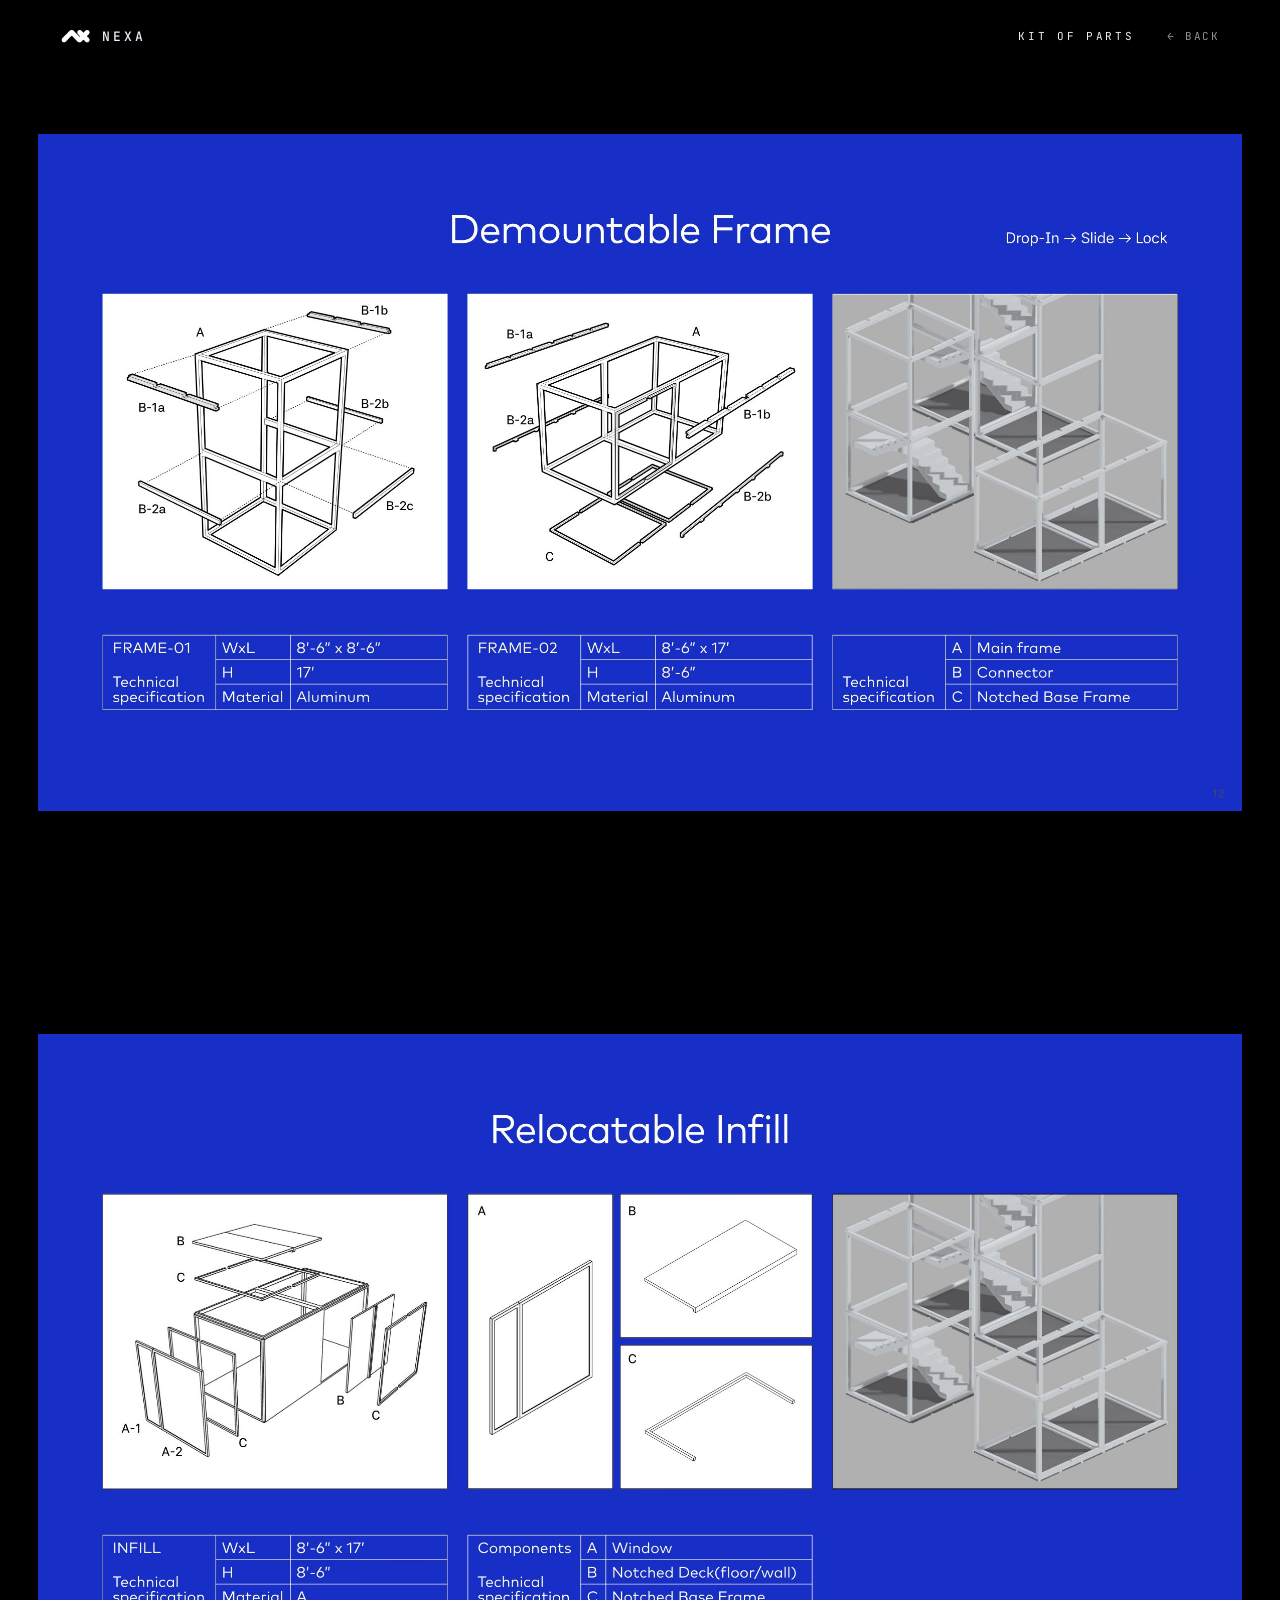
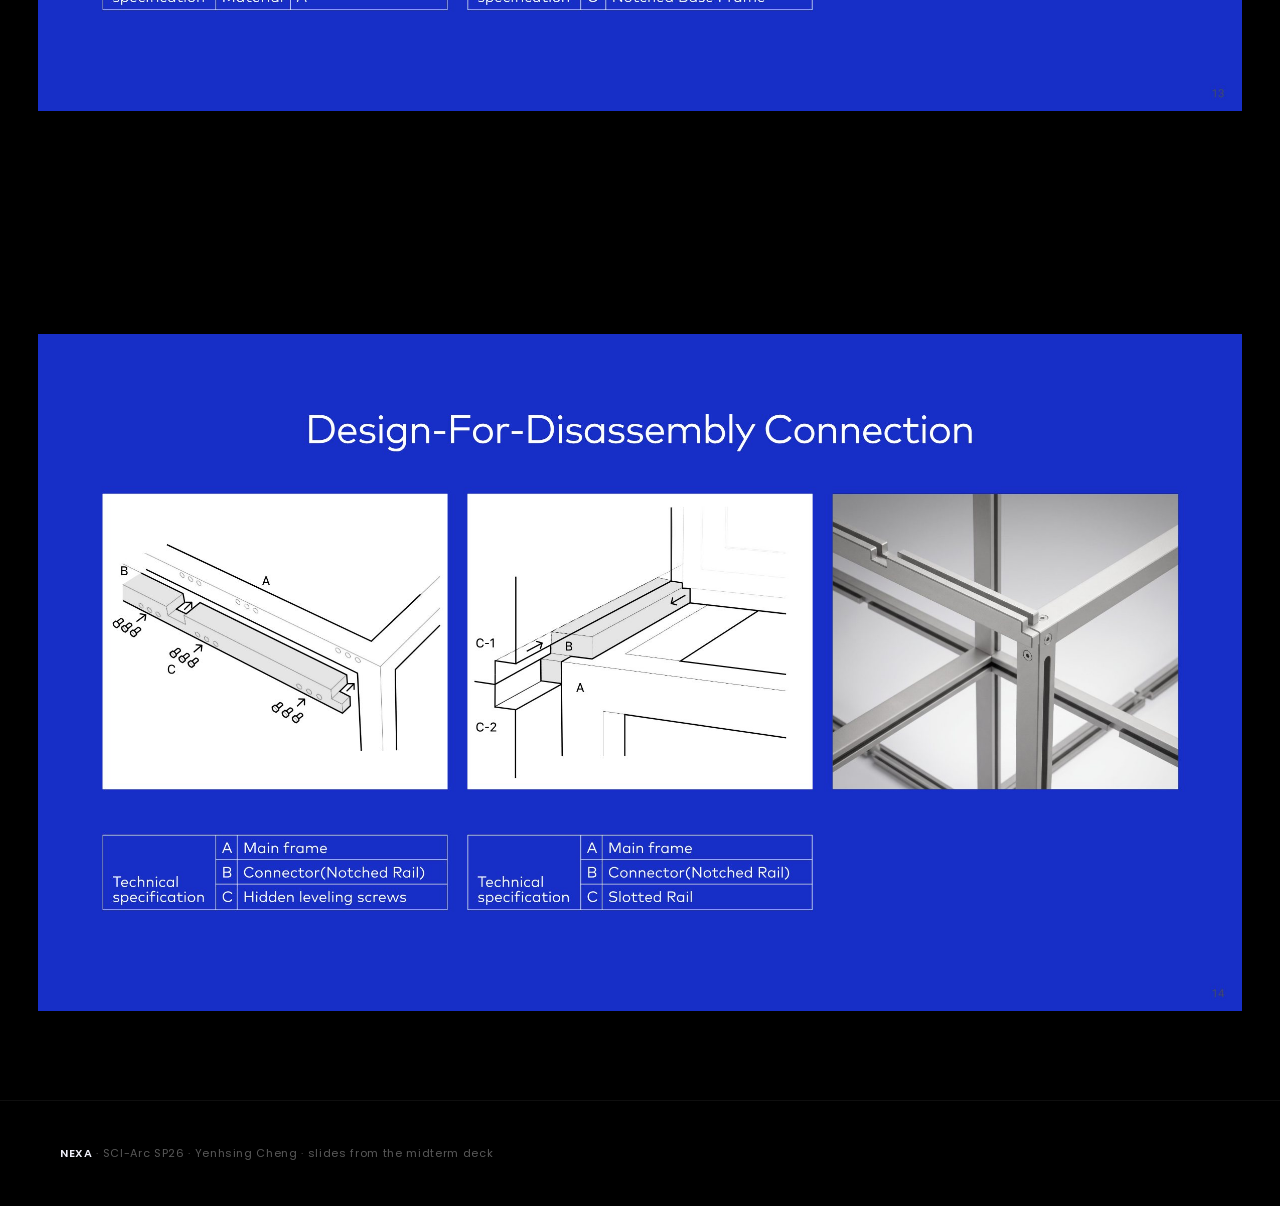
<file: NEXA/NEXA-system.html>
<!DOCTYPE html>
<html lang="en">

<head>
  <meta charset="UTF-8" />
  <meta name="viewport" content="width=device-width, initial-scale=1.0" />
  <title>NEXA · Kit of parts</title>
  <!-- square by design: the tab stretches a non-square icon. See NEXA-site.html. -->
  <link rel="icon" type="image/png" href="NEXA/NEXA-favicon.png" />
  <link rel="preconnect" href="https://fonts.googleapis.com">
  <link rel="preconnect" href="https://fonts.gstatic.com" crossorigin>
  <link href="https://fonts.googleapis.com/css2?family=JetBrains+Mono:wght@300;400;500&family=Poppins:wght@400;600;700&display=swap" rel="stylesheet">

  <style>
    /* The three kit slides from the midterm deck, shown as they are.
       Nothing is cropped and no copy is written over them: the slides already carry their
       own titles, callouts and technical tables, so anything added here would only repeat
       them in a second voice. One slide per screen, scrolled like the main site. */
    * { margin: 0; padding: 0; box-sizing: border-box; }

    :root {
      --bg: #000000;
      --text: #F0F0FA;
      --line-2: rgba(245, 245, 245, 0.06);
      --font-body: 'Poppins', 'FF Mark', 'Mark Pro', 'Montserrat', Helvetica, Arial, sans-serif;
      --mono: 'JetBrains Mono', ui-monospace, SFMono-Regular, Menlo, monospace;
    }

    body {
      background: var(--bg);
      color: var(--text);
      font-family: var(--font-body);
      -webkit-font-smoothing: antialiased;
      overflow-x: hidden;
    }

    html { scroll-snap-type: y mandatory; }
    @media (max-width: 760px), (max-height: 560px) { html { scroll-snap-type: y proximity; } }
    @media (prefers-reduced-motion: reduce) { html { scroll-snap-type: none; } }

    /* one slide, one screen, whole. `contain` is the point: a 16:9 slide in a viewport that
       is not exactly 16:9 gets bars rather than losing a corner of a drawing. */
    .slide {
      height: 100svh; min-height: 420px;
      scroll-snap-align: start; scroll-snap-stop: always;
      display: flex; align-items: center; justify-content: center;
      padding: clamp(64px, 10vh, 104px) clamp(12px, 3vw, 44px) clamp(24px, 5vh, 56px);
    }
    .slide img { max-width: 100%; max-height: 100%; width: auto; height: auto; display: block; }

    /* ---------- nav, same bar as the site ---------- */
    #nav {
      position: fixed; top: 0; left: 0; right: 0; z-index: 60;
      display: flex; align-items: center; justify-content: space-between;
      padding: clamp(16px, 3vh, 28px) clamp(20px, 5vw, 60px);
      pointer-events: none;
    }
    #nav > * { pointer-events: auto; }
    #nav a { text-decoration: none; }
    #nav .brand { display: flex; align-items: center; gap: 10px; }
    #nav .brand img { height: 18px; width: auto; display: block; }
    #nav .brand span { font-family: var(--mono); font-weight: 500; font-size: 13px; letter-spacing: 0.24em; color: var(--text); }
    /* the page names itself top right, where the site's own nav links sit */
    #nav .right { display: flex; align-items: baseline; gap: clamp(16px, 2.6vw, 34px); }
    #nav .title {
      font-family: var(--mono); font-size: 11px; letter-spacing: 0.24em;
      text-transform: uppercase; color: var(--text);
    }
    #nav .back {
      font-family: var(--mono); font-size: 11px; letter-spacing: 0.16em; text-transform: uppercase;
      color: var(--text); opacity: 0.6; transition: opacity 0.2s ease;
    }
    #nav .back:hover { opacity: 1; }
    @media (max-width: 620px) { #nav .title { display: none; } }

    #foot {
      scroll-snap-align: end;
      border-top: 1px solid var(--line-2);
      padding: clamp(26px, 5vh, 44px) clamp(20px, 5vw, 60px);
      font-size: 11px; letter-spacing: 0.06em; color: rgba(245, 245, 245, 0.36);
    }
    #foot b { color: var(--text); font-weight: 600; }
  </style>
</head>

<body>
  <div id="nav">
    <a class="brand" href="NEXA-site.html" aria-label="NEXA, back to the site">
      <img src="NEXA/NEXA-logo-mask.png" alt="" />
      <span>NEXA</span>
    </a>
    <div class="right">
      <span class="title">Kit of parts</span>
      <a class="back" href="NEXA-site.html#system">&larr; Back</a>
    </div>
  </div>

  <section class="slide" id="frame">
    <img src="NEXA/deck/kit-frame.jpg" alt="Demountable frame: exploded axonometrics of FRAME-01 and FRAME-02 with connectors and notched base frame, and their technical specifications" />
  </section>

  <section class="slide" id="infill">
    <img src="NEXA/deck/kit-infill.jpg" alt="Relocatable infill: exploded axonometric with window, notched deck and notched base frame, and its technical specification" loading="lazy" />
  </section>

  <section class="slide" id="connection">
    <img src="NEXA/deck/kit-connection.jpg" alt="Design-for-disassembly connection: notched rail with hidden levelling screws, slotted rail, and the assembled joint" loading="lazy" />
  </section>

  <footer id="foot">
    <b>NEXA</b> &middot; SCI-Arc SP26 &middot; Yenhsing Cheng &middot; slides from the midterm deck
  </footer>
</body>

</html>
</file>
<file: v3.css>
/* ============================================================
   v3.css, "elim" independent site (elim.work-inspired)
   Editorial, white, generous whitespace, image-led.
   Does NOT touch styles.css / index.html / work.html.
   ============================================================ */

:root {
  --ink: #191919;
  --cap: #A0A0A0;
  --bg: #FFFFFF;
  --line: #E4E4E4;

  --edge: clamp(20px, 4vw, 56px);   /* page side padding */
  --content-left: 25%;              /* logo / body text alignment (col 4 of 12) */
  --head-h: 90px;

  --f-ui: "Inter", system-ui, sans-serif;
  --f-cap: "Spectral", Georgia, serif;
}

* { box-sizing: border-box; }

html { -webkit-font-smoothing: antialiased; }

body {
  margin: 0;
  background: var(--bg);
  color: var(--ink);
  font-family: var(--f-ui);
  font-weight: 400;
  line-height: 1.5;
  padding-top: var(--head-h);
}

img, video { max-width: 100%; height: auto; display: block; }

a { color: inherit; text-decoration: none; }

/* ---------- fixed header (three zones) ---------- */
.v3head {
  position: fixed;
  top: 0; left: 0; right: 0;
  height: var(--head-h);
  display: grid;
  grid-template-columns: var(--content-left) 1fr;
  align-items: center;
  padding: 0 var(--edge);
  background: var(--bg);
  z-index: 60;
}
/* while the full-screen opener is under it, the header lets the footage through */
.v3head.is-over {
  background: transparent;
  color: #fff;
}
.v3head.is-over a { color: #fff; }
.v3head__label {
  grid-column: 1;
  font-size: 11px;
  font-weight: 500;
  letter-spacing: .2px;
  text-decoration: underline;
  text-underline-offset: 3px;
}
#projLabel { cursor: pointer; }
.v3head__main {
  grid-column: 2;
  display: flex;
  align-items: baseline;
  justify-content: space-between;
  gap: 24px;
}
.v3head__identity {
  display: flex;
  align-items: baseline;
  gap: 14px;
  min-width: 0;
}
.v3head__logo {
  font-size: 30px;
  font-weight: 700;
  letter-spacing: .2px;
  line-height: 1;
  white-space: nowrap;
}
.v3head__role {
  color: var(--cap);
  font-size: 10px;
  font-weight: 400;
  letter-spacing: .04em;
  white-space: nowrap;
}
.v3head.is-over .v3head__role { color: rgba(255, 255, 255, .72); }
.v3head__nav {
  display: flex;
  gap: 22px;
  font-size: 11px;
  font-weight: 500;
  letter-spacing: .2px;
}
.v3head__nav a {
  text-decoration: underline;
  text-underline-offset: 3px;
}
.v3head__nav a.is-active {
  opacity: 1;
  font-weight: 700;
  text-decoration-thickness: 2px;
}

/* headliner focus: pointing at any one item in the bar pulls it forward and
   pushes everything else back, out of focus. The blur sits on the siblings
   rather than the hovered item, so the bar reads as one row with a single
   thing in focus instead of a row of separate hover states. */
.v3head__label,
.v3head__logo,
.v3head__role,
.v3head__nav a {
  transition: filter .3s ease, opacity .3s ease;
}
.v3head:hover .v3head__label,
.v3head:hover .v3head__logo,
.v3head:hover .v3head__role,
.v3head:hover .v3head__nav a {
  filter: blur(1.2px);
  opacity: .4;
}
.v3head .v3head__label:hover,
.v3head .v3head__logo:hover,
.v3head .v3head__identity:hover .v3head__role,
.v3head .v3head__nav a:hover {
  filter: none;
  opacity: 1;
}
/* a touch screen has no hover, so nothing should ever be left blurred there */
@media (hover: none) {
  .v3head:hover .v3head__label,
  .v3head:hover .v3head__logo,
  .v3head:hover .v3head__role,
  .v3head:hover .v3head__nav a { filter: none; opacity: 1; }
}

/* ============================================================
   HOME (v3.html)
   ============================================================ */

/* ---- feed: 12-col grid, hand-placed staggered items ---- */
.feed {
  display: grid;
  grid-template-columns: repeat(12, 1fr);
  column-gap: clamp(16px, 2.4vw, 34px);
  row-gap: clamp(48px, 6vw, 88px);
  align-items: start;
  padding: 24px var(--edge) 40px;
}

/* text index of every project, a floating panel pinned just under the header,
   toggled by the "projects" label. Fixed so it appears wherever you've scrolled. */
.idx {
  position: fixed;
  top: var(--head-h);
  left: 0;
  z-index: 55;
  display: none;
  flex-direction: column;
  gap: 6px;
  padding: 18px var(--edge) 26px;
  background: var(--bg);
  font-size: 13px;
  font-weight: 500;
}
.idx.is-open { display: flex; }
.idx a {
  width: fit-content;
  transition: opacity .2s;
}
.idx a:hover { opacity: .5; }

.feed__item {
  display: block;
  transition: filter .42s ease, opacity .42s ease;
}
.feed__media {
  overflow: hidden;
  background: #f3f3f3;
}
.feed:not(.is-filtered) .feed__item:not(.feed__item--portrait) .feed__media {
  aspect-ratio: 16 / 9;
  max-height: calc(100svh - var(--head-h));
}
.feed__media img,
.feed__media video { width: 100%; height: 100%; display: block; object-fit: cover; }
.feed__cap {
  margin-top: 12px;
  font-size: 12px;
  font-weight: 500;
  letter-spacing: .2px;
  line-height: 1.5;
}
.feed__cap-title { display: block; }
.feed__position {
  display: none;
  margin-bottom: 12px;
  font-size: 10px;
  font-weight: 500;
  letter-spacing: .06em;
  text-transform: uppercase;
}
.feed__cap-cat {
  display: block;
  color: var(--cap);
  font-size: clamp(9px, .8vw, 11px);
  text-transform: uppercase;
  white-space: nowrap;
}
.feed__cap-role {
  display: block;
  max-width: none;
  margin-top: 2px;
  color: var(--cap);
  font-size: clamp(9px, .8vw, 11px);
  font-weight: 400;
  white-space: nowrap;
}
/* one-line description, only used by the lead entry */
.feed__cap-note {
  display: block;
  max-width: none;
  color: var(--cap);
  font-size: clamp(10px, 1vw, 13px);
  white-space: nowrap;
}
.feed__cap-year { display: block; color: var(--cap); }

/* THRESHLD carries a second reading, the store built from the same idea. The label
   sits above the portrait clip and lines up with its right edge, so it names the
   other half of the project without covering any footage. */
.feed__tag {
  margin: 0 0 8px;
  color: var(--cap);
  font-size: clamp(9px, .8vw, 11px);
  font-weight: 500;
  letter-spacing: .06em;
  line-height: 1.4;
  text-align: right;
  text-transform: uppercase;
}

/* deterministic placement: every project owns a separate row, alternating across
   the grid without ever becoming a side-by-side pair. */
/* n=0: the lead entry opens full-viewport and full-bleed, with the fixed
   headliner floating over the footage as in the previous composition. */
.feed__item[data-n="0"] {
  grid-column: 1 / -1;
  grid-row: 1;
  position: relative;
  margin: calc((var(--head-h) + 24px) * -1) calc(var(--edge) * -1) 0;
  height: 100svh;
}
.feed:not(.is-filtered) .feed__item[data-n="0"] .feed__media {
  width: 100%;
  height: 100%;
  max-height: none;
  aspect-ratio: auto;
}
.feed__item[data-n="0"] .feed__media video {
  width: 100%;
  height: 100%;
  object-fit: cover;
}
/* soft top scrim keeps the overlaid headliner legible */
.feed__item[data-n="0"] .feed__media::before {
  content: "";
  position: absolute;
  inset: 0 0 auto 0;
  height: calc(var(--head-h) + 50px);
  background: linear-gradient(to bottom, rgba(0, 0, 0, .42), rgba(0, 0, 0, 0));
  pointer-events: none;
}
/* the caption sits on the footage, so it needs a scrim to stay readable */
.feed__item[data-n="0"] .feed__media::after {
  content: "";
  position: absolute;
  inset: auto 0 0 0;
  height: 42%;
  background: linear-gradient(to top, rgba(0, 0, 0, .5), rgba(0, 0, 0, 0));
  pointer-events: none;
}
.feed__item[data-n="0"] .feed__cap {
  position: absolute;
  left: var(--edge);
  bottom: clamp(30px, 5vh, 58px);
  z-index: 2;
  margin: 0;
  color: #fff;
}
.feed__item[data-n="0"] .feed__cap-title {
  font-size: clamp(28px, 3.4vw, 46px);
  font-weight: 700;
  line-height: 1.1;
  margin-bottom: 10px;
}
.feed__item[data-n="0"] .feed__cap-cat,
.feed__item[data-n="0"] .feed__cap-note,
.feed__item[data-n="0"] .feed__cap-role,
.feed__item[data-n="0"] .feed__cap-year { color: rgba(255, 255, 255, .8); }

/* there is nothing visible below a full-screen opener, say so */
.feed__scroll {
  position: absolute;
  left: 50%;
  bottom: clamp(24px, 4vh, 40px);
  z-index: 2;
  width: 1px;
  height: 46px;
  background: linear-gradient(to bottom, rgba(255, 255, 255, 0), rgba(255, 255, 255, .85));
  animation: scrollcue 2.2s ease-in-out infinite;
}
@keyframes scrollcue {
  0%, 100% { transform: scaleY(.45); transform-origin: top; opacity: .45; }
  50%      { transform: scaleY(1);   transform-origin: top; opacity: 1; }
}
@media (prefers-reduced-motion: reduce) {
  .feed__scroll { animation: none; }
}

.feed__item[data-n="1"]  { grid-column: 4 / 13; grid-row: 2;  margin-top: 130px; }
.feed__item[data-n="2"]  { grid-column: 1 / 8;  grid-row: 3;  margin-top: 70px; }
.feed__item[data-n="3"]  { grid-column: 4 / 13; grid-row: 4;  margin-top: 90px; }
.feed__item[data-n="4"]  { grid-column: 1 / 8;  grid-row: 5;  margin-top: 80px; }
.feed__item[data-n="6"]  { grid-column: 1 / 7;  grid-row: 6;  margin-top: 90px; }
.feed__item[data-n="10"] { grid-column: 7 / 13; grid-row: 6;  margin-top: 90px; }
.feed__item[data-n="8"]  { grid-column: 9 / 12; grid-row: 7;  margin-top: 80px; }
/* Orienteering gets a full-width row so the landscape image reads at portfolio scale. */
.feed__item[data-n="7"]  {
  grid-column: 1 / -1;
  grid-row: 8;
  position: relative;
  margin-top: 90px;
}
.feed:not(.is-filtered) .feed__item[data-n="7"] .feed__media {
  height: calc(100svh - var(--head-h) - 24px);
  max-height: none;
  aspect-ratio: auto;
}
.feed:not(.is-filtered) .feed__item[data-n="7"] .feed__media::after {
  content: "";
  position: absolute;
  inset: auto 0 0;
  height: 44%;
  background: linear-gradient(to top, rgba(0, 0, 0, .52), rgba(0, 0, 0, 0));
  pointer-events: none;
}
.feed:not(.is-filtered) .feed__item[data-n="7"] .feed__cap {
  position: absolute;
  left: clamp(20px, 3vw, 44px);
  bottom: clamp(24px, 4vh, 42px);
  z-index: 2;
  margin: 0;
  color: #fff;
}
.feed:not(.is-filtered) .feed__item[data-n="7"] .feed__cap-title {
  margin-bottom: 8px;
  font-size: clamp(22px, 2.8vw, 38px);
  font-weight: 700;
  line-height: 1.05;
}
.feed:not(.is-filtered) .feed__item[data-n="7"] .feed__cap-cat,
.feed:not(.is-filtered) .feed__item[data-n="7"] .feed__cap-role,
.feed:not(.is-filtered) .feed__item[data-n="7"] .feed__cap-year {
  color: rgba(255, 255, 255, .82);
}
/* Portrait clips stay vertical regardless of their position in the edited sequence. */
.feed__item--portrait .feed__media { aspect-ratio: 9 / 16; }
.feed__item--portrait .feed__media video { width: 100%; height: 100%; object-fit: cover; }
.feed__item[data-n="5"]  { grid-column: 2 / 5;  grid-row: 9;  margin-top: 80px; }
.feed__item[data-n="9"]  { grid-column: 9 / 13; grid-row: 10; margin-top: 90px; }
.feed__item[data-n="12"] { grid-column: 1 / 8;  grid-row: 11; margin-top: 90px; }
.feed__item[data-n="11"] { grid-column: 4 / 11; grid-row: 12; margin-top: 110px; }

@media (min-width: 821px) {
  /* The portrait clip anchors the left edge and fills the complete viewing area
     below the fixed headliner, while preserving its native 9:16 proportion. */
  .feed:not(.is-filtered) .feed__item--threshld-primary {
    justify-self: start;
    width: min(calc((100svh - var(--head-h) - 24px) * .495), 100%);
  }
  .feed:not(.is-filtered) .feed__item--threshld-primary .feed__media {
    width: 100%;
    height: calc((100svh - var(--head-h) - 24px) * .88);
    aspect-ratio: 9 / 16;
  }
}

/* presentation focus: only the current wheel stop stays crisp. */
.feed.is-slide-mode:not(.is-filtered) .feed__item {
  filter: blur(7px);
  opacity: .18;
}
.feed.is-slide-mode:not(.is-filtered) .feed__item.is-slide-active {
  filter: none;
  opacity: 1;
}

/* arch/tech filter: s-p.studio-style index, show ONLY the active group as a
   uniform grid of equal image cards, with the name + category overlaid on each
   image. The staggered placement is dropped while filtered. */
.feed.is-filtered {
  display: flex;
  flex-wrap: nowrap;                       /* one single row */
  justify-content: center;                 /* horizontally centered */
  align-items: center;                     /* vertically centered */
  gap: clamp(12px, 1.4vw, 22px);
  min-height: calc(100vh - var(--head-h)); /* fill the viewport below the header */
  padding: 24px var(--edge);
}
.feed.is-filtered .feed__item { display: none; }
.feed.is-filtered .idx { display: none; }
.feed.is-filtered .feed__item.is-match {
  display: block;
  flex: 1 1 0;
  min-width: 0;
  max-width: 280px;
  margin: 0;
}
.feed.is-filtered .feed__media {
  aspect-ratio: 4 / 3;
}
/* Tech follows the Arch index: one row of equal landscape cards. */
.feed.is-filtered[data-group="tech"] .feed__item[data-n="12"] { display: none; }
/* one THRESHLD card is enough in the index. The index row wants a landscape
   clip and a caption like every other card, so the wearable card stands in here
   and the portrait flagship-store card stays on the home collage. */
.feed.is-filtered[data-group="tech"] .feed__item[data-n="6"] { display: none; }
.feed.is-filtered .feed__media img,
.feed.is-filtered .feed__media video {
  width: 100%;
  height: 100%;
  object-fit: cover;
}
.feed.is-filtered .feed__cap {
  margin-top: 10px;
  font-size: 13px;
  font-weight: 500;
}
/* the one-line description belongs to the collage, not the tight filtered row */
.feed.is-filtered .feed__cap-note { display: none; }
/* Tech index stays image-led: the project name is the only caption. */
.feed.is-filtered[data-group="tech"] .feed__position,
.feed.is-filtered[data-group="tech"] .feed__cap-cat,
.feed.is-filtered[data-group="tech"] .feed__cap-note,
.feed.is-filtered[data-group="tech"] .feed__cap-role,
.feed.is-filtered[data-group="tech"] .feed__cap-year { display: none; }
/* the opener's full-screen treatment is home-only, here it is just another card */
.feed.is-filtered .feed__item[data-n="0"] { height: auto; margin: 0; }
.feed.is-filtered .feed__item[data-n="0"] .feed__media { height: auto; }
/* the header/caption scrims belong to the full-screen opener, not to a small card */
.feed.is-filtered .feed__item[data-n="0"] .feed__media::before,
.feed.is-filtered .feed__item[data-n="0"] .feed__media::after { display: none; }
.feed.is-filtered .feed__item[data-n="0"] .feed__cap { position: static; color: inherit; }
.feed.is-filtered .feed__item[data-n="0"] .feed__cap-title {
  font-size: inherit;
  font-weight: 500;
  line-height: inherit;   /* the tight display line-height is opener-only */
  margin-bottom: 0;
}
.feed.is-filtered .feed__item[data-n="0"] .feed__cap-cat,
.feed.is-filtered .feed__item[data-n="0"] .feed__cap-year { color: var(--cap); }
.feed.is-filtered .feed__scroll { display: none; }
.feed__portfolio-download { display: none; }
.feed.is-filtered[data-group="arch"] {
  flex-wrap: wrap;
  align-content: center;
}
.feed.is-filtered[data-group="arch"] .feed__portfolio-download {
  display: block;
  flex: 0 0 100%;
  margin-top: 8px;
  text-align: center;
  font-size: 13px;
  line-height: 1.45;
  text-decoration: underline;
  text-underline-offset: 3px;
}
/* while filtered, the index is the whole page, hide the about + footer below
   it (and their divider lines) */
.feed.is-filtered ~ .about3,
.feed.is-filtered ~ .foot3 { display: none; }

/* ---------- about section ---------- */
.about3 {
  padding: 120px var(--edge) 40px;
  border-top: 1px solid var(--line);
  margin-top: 80px;
}
.about3__lead {
  margin: 0 0 8px var(--content-left);
  max-width: 62%;
  font-size: clamp(22px, 2.4vw, 30px);
  font-weight: 300;
  line-height: 1.2;
  letter-spacing: -1px;
}
.about3__notes {
  margin-left: var(--content-left);
  max-width: 44em;
}
.about3__notes p {
  font-size: 15px;
  font-weight: 400;
  color: #444;
  margin: 0 0 14px;
}
.about3__grid {
  display: grid;
  grid-template-columns: repeat(3, 1fr);
  gap: 40px;
  margin: 64px 0 0 var(--content-left);
}
.about3__col .label {
  font-size: 11px;
  font-weight: 600;
  letter-spacing: .6px;
  text-transform: uppercase;
  margin: 0 0 12px;
  color: var(--cap);
}
.about3__col ul { list-style: none; margin: 0; padding: 0; }
.about3__col li {
  font-size: 13px;
  line-height: 1.5;
  padding: 7px 0;
  border-top: 1px solid var(--line);
}

/* ---------- footer ---------- */
.foot3 {
  display: flex;
  align-items: center;
  justify-content: space-between;
  gap: 20px;
  padding: 40px var(--edge);
  border-top: 1px solid var(--line);
  margin-top: 80px;
  font-size: 12px;
  color: var(--cap);
}
.foot3 .social { display: flex; gap: 16px; list-style: none; margin: 0; padding: 0; }
.foot3 .social a { color: var(--ink); opacity: .8; transition: opacity .25s; }
.foot3 .social a:hover { opacity: 1; }
.foot3 .social svg { width: 20px; height: 20px; }

/* ============================================================
   CASE PAGE (v3-work.html)
   ============================================================ */

.case3__hero {
  position: relative;
  width: 100%;
  height: 100svh;
  margin-top: calc(var(--head-h) * -1);
  overflow: hidden;
  background: #f3f3f3;
}
.case3__hero img,
.case3__hero video { width: 100%; height: 100%; object-fit: cover; }
.case3__hero::after {
  content: "";
  position: absolute;
  inset: 0 0 auto;
  height: calc(var(--head-h) + 50px);
  background: linear-gradient(to bottom, rgba(0, 0, 0, .38), rgba(0, 0, 0, 0));
  pointer-events: none;
}

/* show the whole frame instead of cropping to the band (VORO's UI capture) */
.case3__hero--contain {
  height: 100svh;
  display: flex;
  justify-content: center;
}
.case3__hero--contain img,
.case3__hero--contain video {
  width: 100%;
  max-width: none;
  height: 100%;
  max-height: none;
  object-fit: contain;
}

/* arriving from the index: the hero settles out of the zoom the card started */
@keyframes heroSettle {
  from { transform: scale(1.06); opacity: 0; }
  to   { transform: none; opacity: 1; }
}
.case3__hero img,
.case3__hero video,
.case3__vhero video { animation: heroSettle .55s cubic-bezier(.2,.7,.2,1) both; }

/* ---- index → case: the clicked media flies into the hero band ---- */
.zoomclone {
  position: fixed;
  z-index: 90;
  margin: 0;
  object-fit: cover;
  max-width: none;
  pointer-events: none;
  transform-origin: 0 0;      /* FLIP inverts from the top-left corner */
  will-change: transform;
  backface-visibility: hidden;
}
/* portrait clips land flush right at natural aspect, never crop them on the way */
.zoomclone--portrait { object-fit: contain; }
body.is-leaving .feed,
body.is-leaving .about3,
body.is-leaving .foot3 { opacity: 0; transition: opacity .3s ease; }

@media (prefers-reduced-motion: reduce) {
  .case3__hero img,
  .case3__hero video,
  .case3__vhero video { animation: none; }
}

/* Project heading spans the text block; info and intro form the row below. */
.case3__meta {
  display: grid;
  grid-template-columns: minmax(190px, var(--content-left)) minmax(0, 1fr);
  column-gap: clamp(32px, 6vw, 96px);
  row-gap: clamp(32px, 5vw, 64px);
  padding: clamp(34px, 5vw, 68px) var(--edge) 0;
}
.case3__meta-left { grid-column: 1; }
.case3__meta-main {
  grid-column: 1 / -1;
  display: flex;
  align-items: flex-start;
  justify-content: space-between;
  gap: 24px;
}
.case3__meta-copy { grid-column: 2; }
.case3__cat { font-size: 12px; font-weight: 500; }
.case3__role { font-size: 11px; color: var(--cap); margin-top: 4px; max-width: 16em; }
/* award reads as a credit, not a caption, keep it in ink */
.case3__award { font-size: 11px; font-weight: 500; color: var(--ink); margin-top: 6px; max-width: 16em; }
.case3__title {
  margin: 0;
  font-size: clamp(30px, 4.6vw, 50px);
  font-weight: 300;
  line-height: 1.02;
  letter-spacing: -.5px;
}
.case3__where { font-size: 12px; text-align: right; white-space: nowrap; }
.case3__where span { display: block; }
.case3__where .yr { color: var(--cap); }
.case3__info {
  display: grid;
  gap: 14px;
  margin: 18px 0 0;
  max-width: 18em;
}
.case3__info-row { margin: 0; }
.case3__info dt {
  margin: 0;
  color: var(--cap);
  font-size: 9px;
  font-weight: 400;
  letter-spacing: .12em;
  line-height: 1.2;
  text-transform: uppercase;
}
.case3__info dd {
  margin: 3px 0 0;
  font-size: 11px;
  font-weight: 400;
  line-height: 1.4;
}

/* Intro is the right-hand column beside project info. */
.case3__intro {
  margin: 0;
  max-width: 38em;
  font-size: clamp(20px, 2.2vw, 30px);
  font-weight: 300;
  line-height: 1.2;
  letter-spacing: -1px;
}
.case3__body {
  margin: 40px 0 0 var(--content-left);
  max-width: 45em;
}
.case3__body p {
  font-size: 15px;
  line-height: 1.65;
  margin: 0 0 18px;
  color: #333;
}

/* image essay, media sits at 0.75× of its slot, centred (not full bleed) */
.case3__essay { padding: 96px var(--edge) 40px; }
.case3__figure { margin: 0 0 clamp(40px, 7vw, 110px); }
.case3__figure img,
.case3__figure video { display: block; width: 75%; margin-inline: auto; }
.case3__figure figcaption { width: 75%; margin-inline: auto; }
.case3__figure figcaption,
.case3__cap {
  margin-top: 12px;
  font-family: var(--f-ui);
  font-size: 16px;
  line-height: 1.25;
  letter-spacing: -.6px;
  color: var(--cap);
}

/* wide = full bleed; otherwise a staggered two-up pairing */
.case3__figure--wide { width: 100%; }

/* portrait (vertical) tech videos: keep natural aspect, sit to the right */
.case3__figure--portrait video {
  width: min(42%, 400px);
  margin: 0 0 0 auto;
}
.case3__figure--portrait figcaption {
  width: min(42%, 400px);
  margin: 12px 0 0 auto;
  text-align: right;
}
.case3__hero--portrait { display: flex; justify-content: flex-end; }
.case3__hero--portrait img,
.case3__hero--portrait video { width: auto; height: 100%; object-fit: contain; }

/* Portrait covers use the same hero → heading → two-column text sequence. */
.case3__vhero {
  height: min(calc(100vh - var(--head-h) - 24px), 780px);
  display: flex;
  justify-content: center;
  background: #f3f3f3;
  overflow: hidden;
}
.case3__vhero figure { height: 100%; margin: 0; }
.case3__vhero video {
  height: 100%;
  width: auto;
  object-fit: contain;
}

/* portrait video with still photos stacked on its left */
.case3__duo {
  display: grid;
  grid-template-columns: 1fr min(34vw, 400px);
  gap: clamp(20px, 3vw, 44px);
  align-items: center;
  margin: 0 0 clamp(40px, 7vw, 110px);
}
.case3__duo .case3__figure { margin: 0; }
.case3__duo .case3__figure img,
.case3__duo .case3__figure figcaption { width: 100%; }
.case3__duo-left { display: grid; gap: clamp(24px, 3vw, 44px); align-content: center; }
/* both sides portrait, equal columns instead of "stills left, narrow video right" */
.case3__duo--even { grid-template-columns: 1fr 1fr; align-items: start; }
.case3__duo .case3__figure--portrait video,
.case3__duo .case3__figure--portrait figcaption { width: 100%; margin-left: 0; }
.case3__pair {
  display: grid;
  grid-template-columns: 1fr 1fr;
  gap: clamp(20px, 3vw, 44px);
  align-items: start;
  margin: 0 0 clamp(40px, 7vw, 110px);
}
.case3__pair .case3__figure { margin: 0; }
.case3__pair .case3__figure:nth-child(2) { margin-top: 64px; }  /* right sits lower */

/* DreamStudio's video-frame stills read as one continuous sequence: equal
   16:9 cells, aligned baselines and a tighter editorial gutter. */
.case3[data-project="05"] .case3__pair {
  gap: clamp(10px, 1.4vw, 20px);
  margin-bottom: clamp(12px, 1.6vw, 24px);
}
.case3[data-project="05"] .case3__pair .case3__figure:nth-child(2) { margin-top: 0; }
.case3[data-project="05"] .case3__pair .case3__figure img,
.case3[data-project="05"] .case3__pair .case3__figure video {
  width: 100%;
  aspect-ratio: 16 / 9;
  object-fit: cover;
}

/* archive bespoke layout */
.case3__arch-intro {
  margin: 40px 0 0 var(--content-left);
  max-width: 45em;
  font-size: 15px;
  line-height: 1.65;
  color: #333;
}
.case3__arch-mockups {
  display: grid;
  grid-template-columns: 1fr 1fr;
  gap: clamp(20px, 3vw, 44px);
  margin: 40px 0 0;
}

/* fade-in on scroll */
.reveal { opacity: 0; transform: translateY(12px); transition: opacity .6s ease, transform .6s ease; }
.reveal.in { opacity: 1; transform: none; }

/* prev / next footer */
.case3__nav {
  display: flex;
  justify-content: space-between;
  gap: 24px;
  padding: 80px var(--edge);
  border-top: 1px solid var(--line);
  margin-top: 40px;
}
.case3__nav a { max-width: 45%; }
.case3__nav .dir { display: block; font-size: 11px; color: var(--cap); margin-bottom: 8px; letter-spacing: .4px; }
.case3__nav .nm { font-size: clamp(20px, 3vw, 32px); font-weight: 300; letter-spacing: -.5px; transition: opacity .25s; }
.case3__nav a:hover .nm { opacity: .55; }
.case3__nav .next { margin-left: auto; text-align: right; }

/* ============================================================
   SOURCE / README, a technical appendix below the image essay.
   Aligned to the case body's --content-left column and set in the
   same Inter UI type as the rest of the page, so it reads as native.
   ============================================================ */
.case3__repo {
  padding: 40px var(--edge);
  border-top: 1px solid var(--line);
  margin-top: 40px;
}
.case3__repo[hidden] { display: none; }

.case3__repo-head {
  margin-left: var(--content-left);
  display: flex;
  align-items: center;
  gap: 18px;
  flex-wrap: wrap;
  margin-bottom: 30px;
}
.case3__repo-label {
  font-size: 12px;
  font-weight: 500;
  text-transform: uppercase;
  letter-spacing: .05em;
  color: var(--cap);
}
.case3__repo-link {
  display: inline-flex;
  align-items: center;
  gap: 8px;
  font-family: var(--f-ui);
  font-size: 13px;
  color: var(--ink);
  border: 1px solid var(--line);
  border-radius: 2px;
  padding: 8px 13px;
  transition: border-color .25s, color .25s;
}
.case3__repo-link:hover { border-color: var(--ink); }
.case3__repo-link svg { display: block; flex: none; }

/* rendered README, one readable column, aligned with the case intro/body */
.case3__readme.md {
  margin-left: var(--content-left);
  max-width: 46em;
  color: #333;
  font-family: var(--f-ui);
  font-size: 15px;
  line-height: 1.65;
}
.md > *:first-child { margin-top: 0; }
.md h1, .md h2, .md h3, .md h4, .md h5, .md h6 {
  color: var(--ink);
  font-weight: 500;
  line-height: 1.25;
  letter-spacing: -.4px;
  margin: 1.9em 0 .7em;
}
.md h1 { font-size: clamp(22px, 2.4vw, 28px); font-weight: 300; letter-spacing: -1px; }
.md h2 { font-size: 20px; padding-bottom: .35em; border-bottom: 1px solid var(--line); }
.md h3 { font-size: 16px; }
.md h4, .md h5, .md h6 { font-size: 14px; letter-spacing: 0; }
.md p { margin: .8em 0; }
.md ul, .md ol { margin: .8em 0; padding-left: 1.4em; }
.md li { margin: .28em 0; }
.md li::marker { color: var(--cap); }
.md a { color: var(--ink); text-decoration: underline; text-underline-offset: 2px; text-decoration-color: var(--cap); }
.md a:hover { text-decoration-color: var(--ink); }
.md strong { font-weight: 600; }
.md em { font-family: var(--f-cap); font-style: italic; }
.md img { max-width: 100%; height: auto; display: block; margin: 1.2em 0; border: 1px solid var(--line); border-radius: 2px; }
.md hr { border: 0; border-top: 1px solid var(--line); margin: 2.2em 0; }
.md blockquote { margin: 1.2em 0; padding: .2em 0 .2em 1.1em; border-left: 2px solid var(--line); color: #666; }
.md code {
  font-family: ui-monospace, "SF Mono", Menlo, Consolas, monospace;
  font-size: .86em;
  background: #F4F4F4;
  padding: .12em .4em;
  border-radius: 3px;
}
.md pre.md-code {
  margin: 1.2em 0;
  padding: 15px 17px;
  background: #F7F7F7;
  border: 1px solid var(--line);
  border-radius: 4px;
  overflow-x: auto;
}
.md pre.md-code code { background: none; padding: 0; font-size: 12.5px; line-height: 1.6; white-space: pre; }
.md .md-table-wrap { overflow-x: auto; margin: 1.2em 0; }
.md table { border-collapse: collapse; width: 100%; font-size: 13.5px; }
.md th, .md td { border: 1px solid var(--line); padding: 8px 11px; text-align: left; vertical-align: top; }
.md th { font-weight: 600; background: #FAFAFA; }

@media (max-width: 720px) {
  .case3__repo-head, .case3__readme.md { margin-left: 0; }
}

/* ============================================================
   ABOUT overlay, V2-style (mono text + vertical skills marquee)
   ============================================================ */
.aboutview {
  position: fixed;
  top: var(--head-h);
  left: 0; right: 0; bottom: 0;
  z-index: 50;
  background: var(--bg);
  overflow-y: auto;
  font-family: ui-monospace, "SF Mono", "Cascadia Mono", Menlo, Consolas, monospace;
  color: var(--ink);
  /* same reveal as index.html's About: the panel wipes down from the top */
  clip-path: inset(0 0 100% 0);
  transition: clip-path .7s cubic-bezier(.66, 0, .18, 1);
  pointer-events: none;
}
.aboutview.is-open { clip-path: inset(0 0 0 0); pointer-events: auto; }
@media (prefers-reduced-motion: reduce) { .aboutview { transition: none; } }
.aboutview__inner {
  position: relative;
  display: flex;
  align-items: flex-start;
  gap: 48px;
  padding: clamp(28px, 6vh, 72px) var(--edge);
}
/* text column starts where the feed's content does (col 4 of 12 = the logo's edge) */
.aboutview__main { flex: 1 1 auto; min-width: 0; max-width: 760px; margin-left: var(--content-left); }
.aboutview__eyebrow {
  margin: 0 0 18px;
  color: var(--cap);
  font-size: 10px;
  font-weight: 500;
  letter-spacing: .12em;
  text-transform: uppercase;
}
.aboutview__body { font-size: 13px; line-height: 1.7; margin: 0 0 14px; }
.aboutview__download {
  position: fixed;
  left: calc(var(--edge) + 48px);
  top: calc(var(--head-h) + clamp(28px, 6vh, 72px));
  z-index: 2;
  width: calc(var(--content-left) - 72px);
  font-size: 13px;
  line-height: 1.45;
  text-decoration: underline;
  text-underline-offset: 3px;
}
.aboutview__cols { display: flex; flex-direction: column; gap: 26px; margin-top: 44px; }
.aboutview__cols h3 {
  font-size: 11px; font-weight: 400; letter-spacing: .14em;
  text-transform: uppercase; color: var(--cap); margin: 0 0 8px;
}
.aboutview__cols ul { list-style: none; margin: 0; padding: 0; }
.aboutview__cols li { font-size: 13px; line-height: 1.45; padding: 3px 0; }
/* contact icons, pinned to the left gutter and fixed, so they stay put while
   the about text scrolls. Visibility is tied to the panel's open state (the
   fixed element would otherwise ignore the panel's clip-path reveal). */
.aboutview__social {
  position: fixed;
  left: var(--edge);
  top: calc(var(--head-h) + clamp(28px, 6vh, 72px));
  z-index: 2;
  display: flex;
  flex-direction: column;
  gap: 18px;
  list-style: none;
  margin: 0;
  padding: 0;
  opacity: 0;
  pointer-events: none;
  transition: opacity .4s ease;
}
.aboutview.is-open .aboutview__social { opacity: 1; pointer-events: auto; }
.aboutview__social a { color: var(--ink); opacity: .8; transition: opacity .25s; }
.aboutview__social a:hover { opacity: 1; }
.aboutview__social svg { width: 20px; height: 20px; display: block; }

/* narrow screens: the left gutter disappears, so return icons to the flow */
@media (max-width: 720px) {
  .aboutview__download {
    position: static;
    width: auto;
    order: 1;
  }
  .aboutview__main { order: 2; }
  .skills-marquee { order: 3; }
  .aboutview__social {
    position: static; opacity: 1; pointer-events: auto;
    flex-direction: row; gap: 16px; margin: 40px 0 0;
  }
}

/* skills marquee, vertical scroll, right-aligned; two duplicate groups loop */
.skills-marquee {
  flex: 0 0 auto;
  margin-left: auto;              /* pinned to the right edge, not to the text column */
  width: clamp(150px, 16vw, 220px);
  height: calc(100vh - var(--head-h) - clamp(56px, 12vh, 144px));
  position: sticky;
  top: clamp(28px, 6vh, 72px);
  overflow: hidden;
  -webkit-mask-image: linear-gradient(180deg, transparent, #000 8%, #000 92%, transparent);
  mask-image: linear-gradient(180deg, transparent, #000 8%, #000 92%, transparent);
}
.skills-marquee__track {
  display: flex;
  flex-direction: column;
  animation: skills-scroll 34s linear infinite;
}
.skills-marquee__group { display: flex; flex-direction: column; align-items: flex-end; }
.skills-marquee__cat {
  font-size: 10px; letter-spacing: .12em; text-transform: uppercase;
  color: var(--ink); text-align: right; padding: 16px 0 4px;
}
.skills-marquee__item {
  white-space: nowrap; text-align: right; font-size: 13px; color: var(--cap); padding: 5px 0;
}
@keyframes skills-scroll { from { transform: translateY(0); } to { transform: translateY(-50%); } }
@media (prefers-reduced-motion: reduce) { .skills-marquee__track { animation: none; } }

/* ============================================================
   RWD  (<=820px): single column, stacked
   ============================================================ */
@media (max-width: 820px) {
  :root { --head-h: 68px; --content-left: 0%; }

  .v3head { grid-template-columns: 1fr; padding: 0 var(--edge); }
  .v3head__label { display: none; }
  .v3head__main { gap: 12px; }
  .v3head__logo { font-size: 20px; }
  .v3head__role { display: none; }
  .v3head__nav { gap: 12px; font-size: 10px; }

  .feed__item[data-n="0"] .feed__position { display: block; color: rgba(255, 255, 255, .8); }

  .feed {
    display: block;
    padding: 16px var(--edge) 20px;
  }
  .feed__item,
  .feed__item[data-n] {
    grid-column: auto !important;
    grid-row: auto !important;
    margin: 0 0 48px !important;
    width: 100%;
  }
  /* THRESHLD keeps the requested 1:1.5 width relationship when the pair
     collapses to a vertical stack on narrow screens. */
  .feed:not(.is-filtered) .feed__item--threshld-primary {
    width: 66.667% !important;
  }
  /* the opener remains full-viewport and full-bleed on mobile */
  .feed:not(.is-filtered) .feed__item[data-n="0"] {
    margin: calc((var(--head-h) + 16px) * -1) calc(var(--edge) * -1) 48px !important;
    width: auto;
    height: 100svh;
  }
  /* filtered index on small screens: wrap to 2-up instead of one cramped row */
  .feed.is-filtered { flex-wrap: wrap; min-height: 0; align-items: stretch; }
  .feed.is-filtered .feed__item.is-match { flex: 1 1 42%; max-width: none; }

  /* about overlay stacks the marquee below the text */
  .aboutview__inner { flex-direction: column; gap: 28px; }
  .skills-marquee {
    width: 100%;
    height: clamp(160px, 26vh, 220px);
    position: static;
  }
  .skills-marquee__group { align-items: flex-start; }
  .skills-marquee__cat, .skills-marquee__item { text-align: left; }

  .about3 { padding: 72px var(--edge) 30px; }
  .about3__lead, .about3__notes, .about3__grid { margin-left: 0; max-width: 100%; }
  .about3__grid { grid-template-columns: 1fr; gap: 28px; }

  .foot3 { flex-direction: column; align-items: flex-start; gap: 16px; }

  .case3__hero { height: 100svh; }
  .case3__meta { grid-template-columns: 1fr; }
  .case3__meta-left, .case3__meta-main, .case3__meta-copy { grid-column: 1; }
  .case3__meta-main { flex-direction: column; align-items: flex-start; gap: 6px; }
  .case3__title { font-size: 32px; }
  .case3__where { text-align: left; }
  .case3__intro, .case3__body, .case3__arch-intro { margin-left: 0; max-width: 100%; }
  .case3__info { max-width: 100%; grid-template-columns: repeat(2, minmax(0, 1fr)); }
  .case3__essay { padding: 56px var(--edge) 20px; }
  .case3__figure--portrait video,
  .case3__figure--portrait figcaption { width: min(70vw, 400px); }
  .case3__duo { grid-template-columns: 1fr; }
  .case3__duo .case3__figure--portrait video,
  .case3__duo .case3__figure--portrait figcaption { width: min(70vw, 400px); margin-left: auto; }
  .case3__vhero { height: 64svh; }
  .case3__vhero video { height: 100%; width: auto; }
  .case3__pair, .case3__arch-mockups { grid-template-columns: 1fr; }
  .case3__pair .case3__figure:nth-child(2) { margin-top: 0; }
  .case3__nav { flex-direction: column; gap: 32px; }
  .case3__nav a, .case3__nav .next { max-width: 100%; text-align: left; margin-left: 0; }
}

@media (max-width: 360px) {
  .v3head__main { gap: 6px; }
  .v3head__logo { font-size: 16px; }
  .v3head__nav { gap: 6px; font-size: 8px; }
}
</file>
